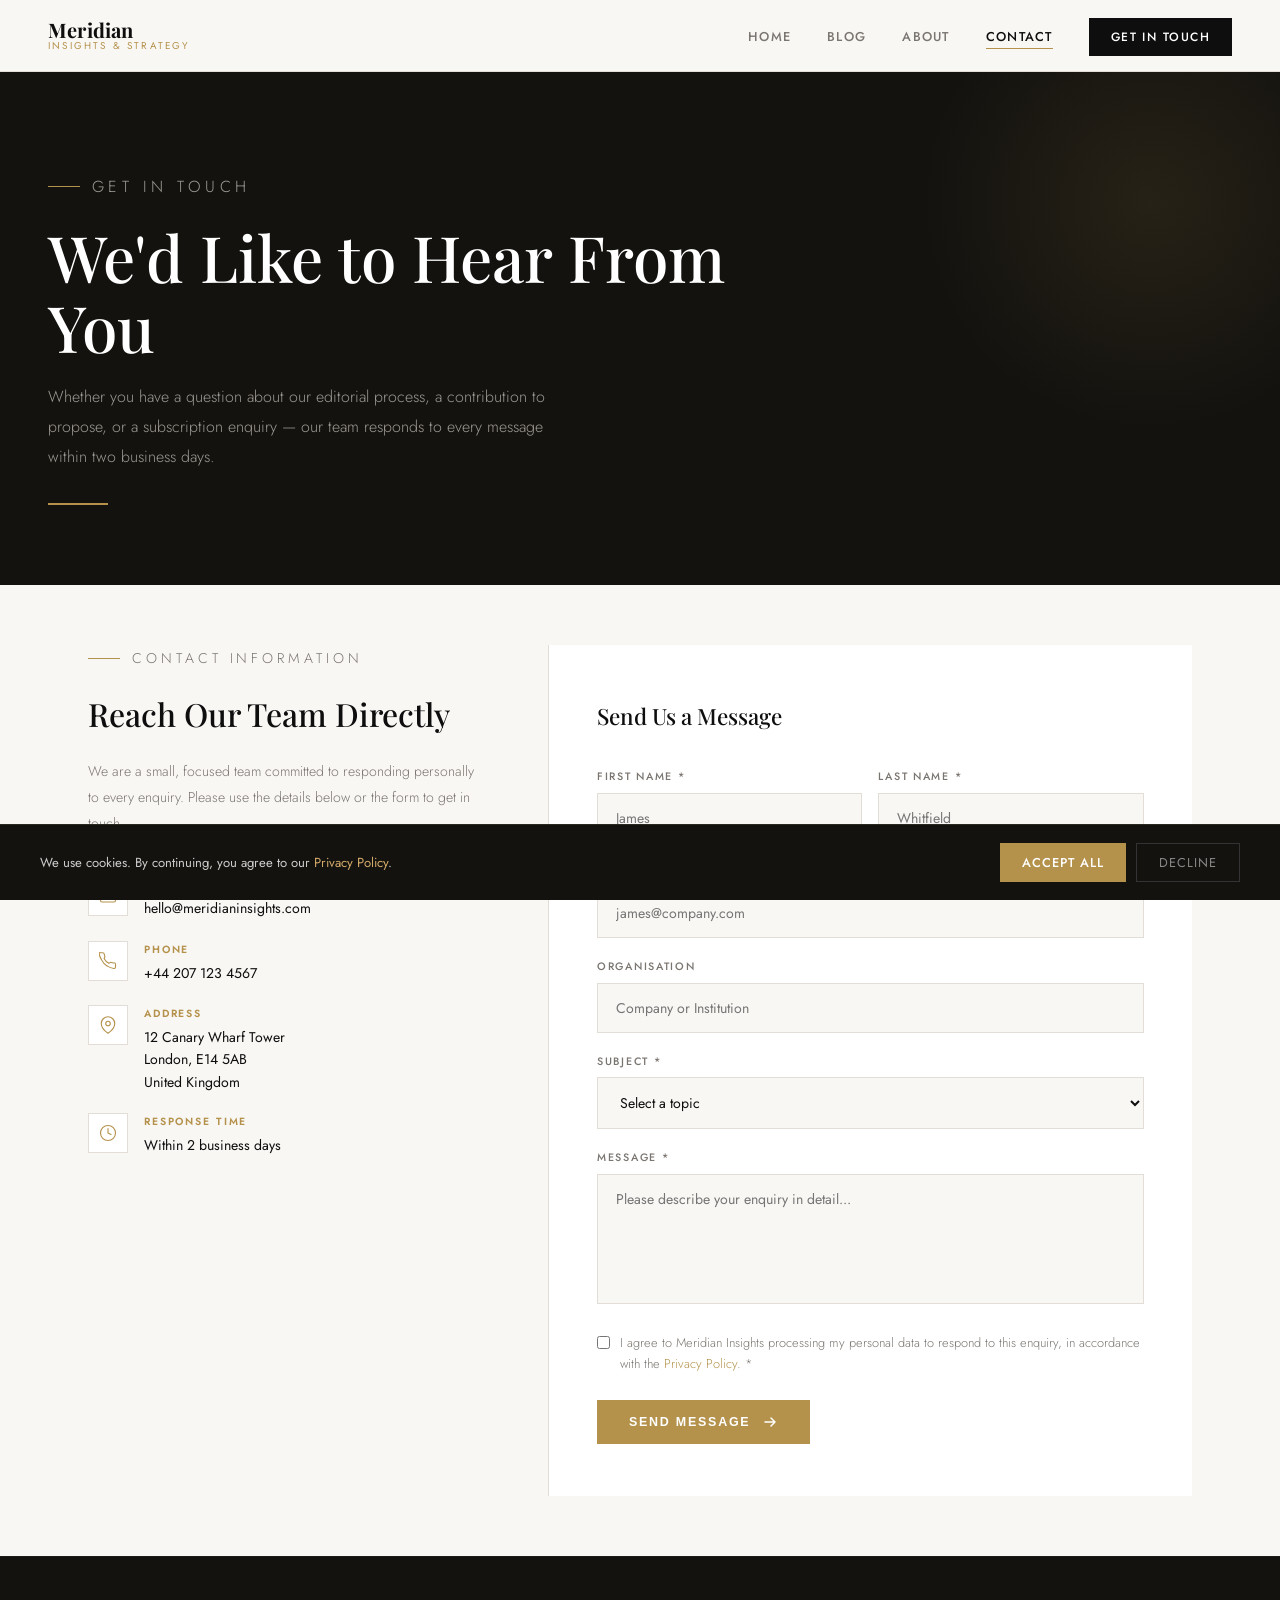
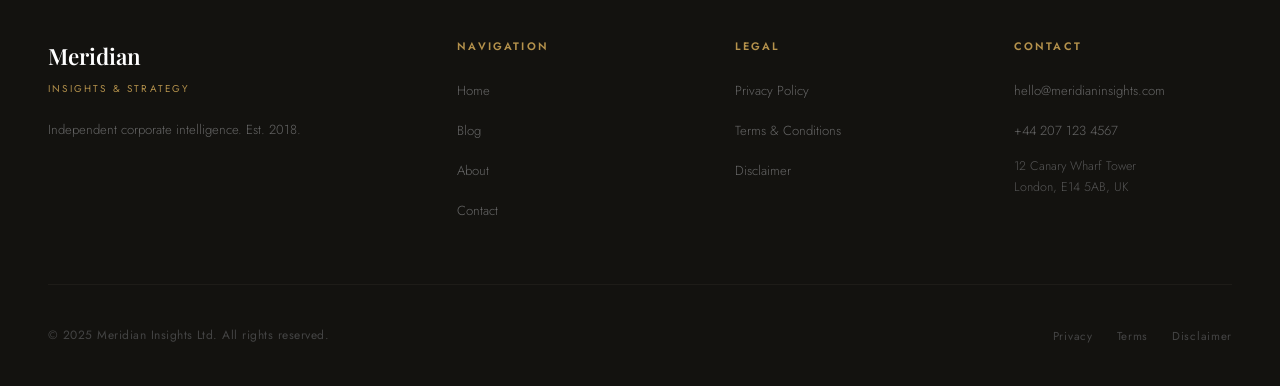
<file: contact.html>
<!DOCTYPE html>
<html lang="en">
<head>
  <meta charset="UTF-8" />
  <meta name="viewport" content="width=device-width, initial-scale=1.0" />
  <title>Contact Meridian Insights</title>
  <link rel="stylesheet" href="style.css" />
</head>
<body>
<div id="cookie-bar"><p>We use cookies. By continuing, you agree to our <a href="privacy-policy.html">Privacy Policy</a>.</p><div class="cookie-btns"><button class="btn-cookie-accept" id="cookie-accept">Accept All</button><button class="btn-cookie-decline" id="cookie-decline">Decline</button></div></div>
<nav class="site-nav">
  <a href="index.html" class="nav-logo"><span class="nav-logo-name">Meridian</span><span class="nav-logo-tag">Insights &amp; Strategy</span></a>
  <ul class="nav-links"><li><a href="index.html">Home</a></li><li><a href="blog.html">Blog</a></li><li><a href="about.html">About</a></li><li><a href="contact.html">Contact</a></li><li><a href="contact.html" class="nav-cta">Get In Touch</a></li></ul>
  <button class="nav-toggle" aria-label="Menu"><span></span><span></span><span></span></button>
</nav>
<nav class="mobile-menu"><a href="index.html">Home</a><a href="blog.html">Blog</a><a href="about.html">About</a><a href="contact.html">Contact</a><a href="privacy-policy.html">Privacy Policy</a><a href="terms.html">Terms</a><a href="disclaimer.html">Disclaimer</a></nav>

<div class="page-body">

  <div class="page-hero">
    <div class="page-hero-inner">
      <p class="section-label">Get In Touch</p>
      <h1>We'd Like to Hear From You</h1>
      <p>Whether you have a question about our editorial process, a contribution to propose, or a subscription enquiry — our team responds to every message within two business days.</p>
      <div class="page-hero-line"></div>
    </div>
  </div>

  <section class="contact-grid">
    <!-- Left info -->
    <div class="contact-info">
      <p class="section-label">Contact Information</p>
      <h2>Reach Our Team Directly</h2>
      <p>We are a small, focused team committed to responding personally to every enquiry. Please use the details below or the form to get in touch.</p>

      <div class="contact-details">
        <div class="contact-item">
          <div class="contact-icon">
            <svg width="18" height="18" viewBox="0 0 24 24" fill="none" stroke="currentColor" stroke-width="1.5" stroke-linecap="round" stroke-linejoin="round"><path d="M4 4h16c1.1 0 2 .9 2 2v12c0 1.1-.9 2-2 2H4c-1.1 0-2-.9-2-2V6c0-1.1.9-2 2-2z"/><polyline points="22,6 12,13 2,6"/></svg>
          </div>
          <div class="contact-item-text">
            <span class="contact-item-label">Email</span>
            <a href="mailto:hello@meridianinsights.com" class="contact-item-val">hello@meridianinsights.com</a>
          </div>
        </div>
        <div class="contact-item">
          <div class="contact-icon">
            <svg width="18" height="18" viewBox="0 0 24 24" fill="none" stroke="currentColor" stroke-width="1.5" stroke-linecap="round" stroke-linejoin="round"><path d="M22 16.92v3a2 2 0 01-2.18 2 19.79 19.79 0 01-8.63-3.07A19.5 19.5 0 013.07 9.81a19.79 19.79 0 01-3.07-8.63A2 2 0 012 1h3a2 2 0 012 1.72c.127.96.361 1.903.7 2.81a2 2 0 01-.45 2.11L6.91 8.91a16 16 0 006.16 6.16l1.27-.74a2 2 0 012.11-.45c.907.339 1.85.573 2.81.7A2 2 0 0122 16.92z"/></svg>
          </div>
          <div class="contact-item-text">
            <span class="contact-item-label">Phone</span>
            <a href="tel:+442071234567" class="contact-item-val">+44 207 123 4567</a>
          </div>
        </div>
        <div class="contact-item">
          <div class="contact-icon">
            <svg width="18" height="18" viewBox="0 0 24 24" fill="none" stroke="currentColor" stroke-width="1.5" stroke-linecap="round" stroke-linejoin="round"><path d="M21 10c0 7-9 13-9 13s-9-6-9-13a9 9 0 0118 0z"/><circle cx="12" cy="10" r="3"/></svg>
          </div>
          <div class="contact-item-text">
            <span class="contact-item-label">Address</span>
            <span class="contact-item-val" style="line-height:1.6;">12 Canary Wharf Tower<br>London, E14 5AB<br>United Kingdom</span>
          </div>
        </div>
        <div class="contact-item">
          <div class="contact-icon">
            <svg width="18" height="18" viewBox="0 0 24 24" fill="none" stroke="currentColor" stroke-width="1.5" stroke-linecap="round" stroke-linejoin="round"><circle cx="12" cy="12" r="10"/><polyline points="12 6 12 12 16 14"/></svg>
          </div>
          <div class="contact-item-text">
            <span class="contact-item-label">Response Time</span>
            <span class="contact-item-val">Within 2 business days</span>
          </div>
        </div>
      </div>
    </div>

    <!-- Right form -->
    <div class="contact-form-wrap">
      <h3>Send Us a Message</h3>
      <form class="contact-form" id="contact-form">
        <div style="display:grid;grid-template-columns:1fr 1fr;gap:16px;">
          <div>
            <label>First Name *</label>
            <input type="text" placeholder="James" required />
          </div>
          <div>
            <label>Last Name *</label>
            <input type="text" placeholder="Whitfield" required />
          </div>
        </div>
        <div>
          <label>Email Address *</label>
          <input type="email" placeholder="james@company.com" required />
        </div>
        <div>
          <label>Organisation</label>
          <input type="text" placeholder="Company or Institution" />
        </div>
        <div>
          <label>Subject *</label>
          <select required>
            <option value="" disabled selected>Select a topic</option>
            <option>Editorial Enquiry</option>
            <option>Contribution Proposal</option>
            <option>Subscription &amp; Access</option>
            <option>Media &amp; Press</option>
            <option>General Enquiry</option>
          </select>
        </div>
        <div>
          <label>Message *</label>
          <textarea placeholder="Please describe your enquiry in detail..." required></textarea>
        </div>
        <div style="display:flex;align-items:flex-start;gap:10px;">
          <input type="checkbox" id="consent" style="width:auto;margin-top:3px;flex-shrink:0;" required />
          <label for="consent" style="text-transform:none;letter-spacing:0;font-size:0.8rem;color:var(--muted);line-height:1.6;font-weight:300;">I agree to Meridian Insights processing my personal data to respond to this enquiry, in accordance with the <a href="privacy-policy.html" style="color:var(--accent);">Privacy Policy</a>. *</label>
        </div>
        <button type="submit" class="btn-primary">
          Send Message
          <svg width="16" height="16" viewBox="0 0 16 16" fill="none"><path d="M3 8h10M9 4l4 4-4 4" stroke="currentColor" stroke-width="1.5" stroke-linecap="round" stroke-linejoin="round"/></svg>
        </button>
      </form>
    </div>
  </section>

</div>

<footer class="site-footer">
  <div class="footer-grid">
    <div><div class="footer-brand-name">Meridian</div><div class="footer-brand-tag">Insights &amp; Strategy</div><p class="footer-desc">Independent corporate intelligence. Est. 2018.</p></div>
    <div><p class="footer-col-title">Navigation</p><ul class="footer-links"><li><a href="index.html">Home</a></li><li><a href="blog.html">Blog</a></li><li><a href="about.html">About</a></li><li><a href="contact.html">Contact</a></li></ul></div>
    <div><p class="footer-col-title">Legal</p><ul class="footer-links"><li><a href="privacy-policy.html">Privacy Policy</a></li><li><a href="terms.html">Terms &amp; Conditions</a></li><li><a href="disclaimer.html">Disclaimer</a></li></ul></div>
    <div><p class="footer-col-title">Contact</p><ul class="footer-links"><li><a href="mailto:hello@meridianinsights.com">hello@meridianinsights.com</a></li><li><a href="tel:+442071234567">+44 207 123 4567</a></li><li style="color:#555;font-size:0.78rem;line-height:1.7;font-weight:300;">12 Canary Wharf Tower<br>London, E14 5AB, UK</li></ul></div>
  </div>
  <div class="footer-bottom"><p class="footer-copy">© 2025 Meridian Insights Ltd. All rights reserved.</p><div class="footer-legal"><a href="privacy-policy.html">Privacy</a><a href="terms.html">Terms</a><a href="disclaimer.html">Disclaimer</a></div></div>
</footer>
<script src="main.js"></script>
</body>
</html>
</file>
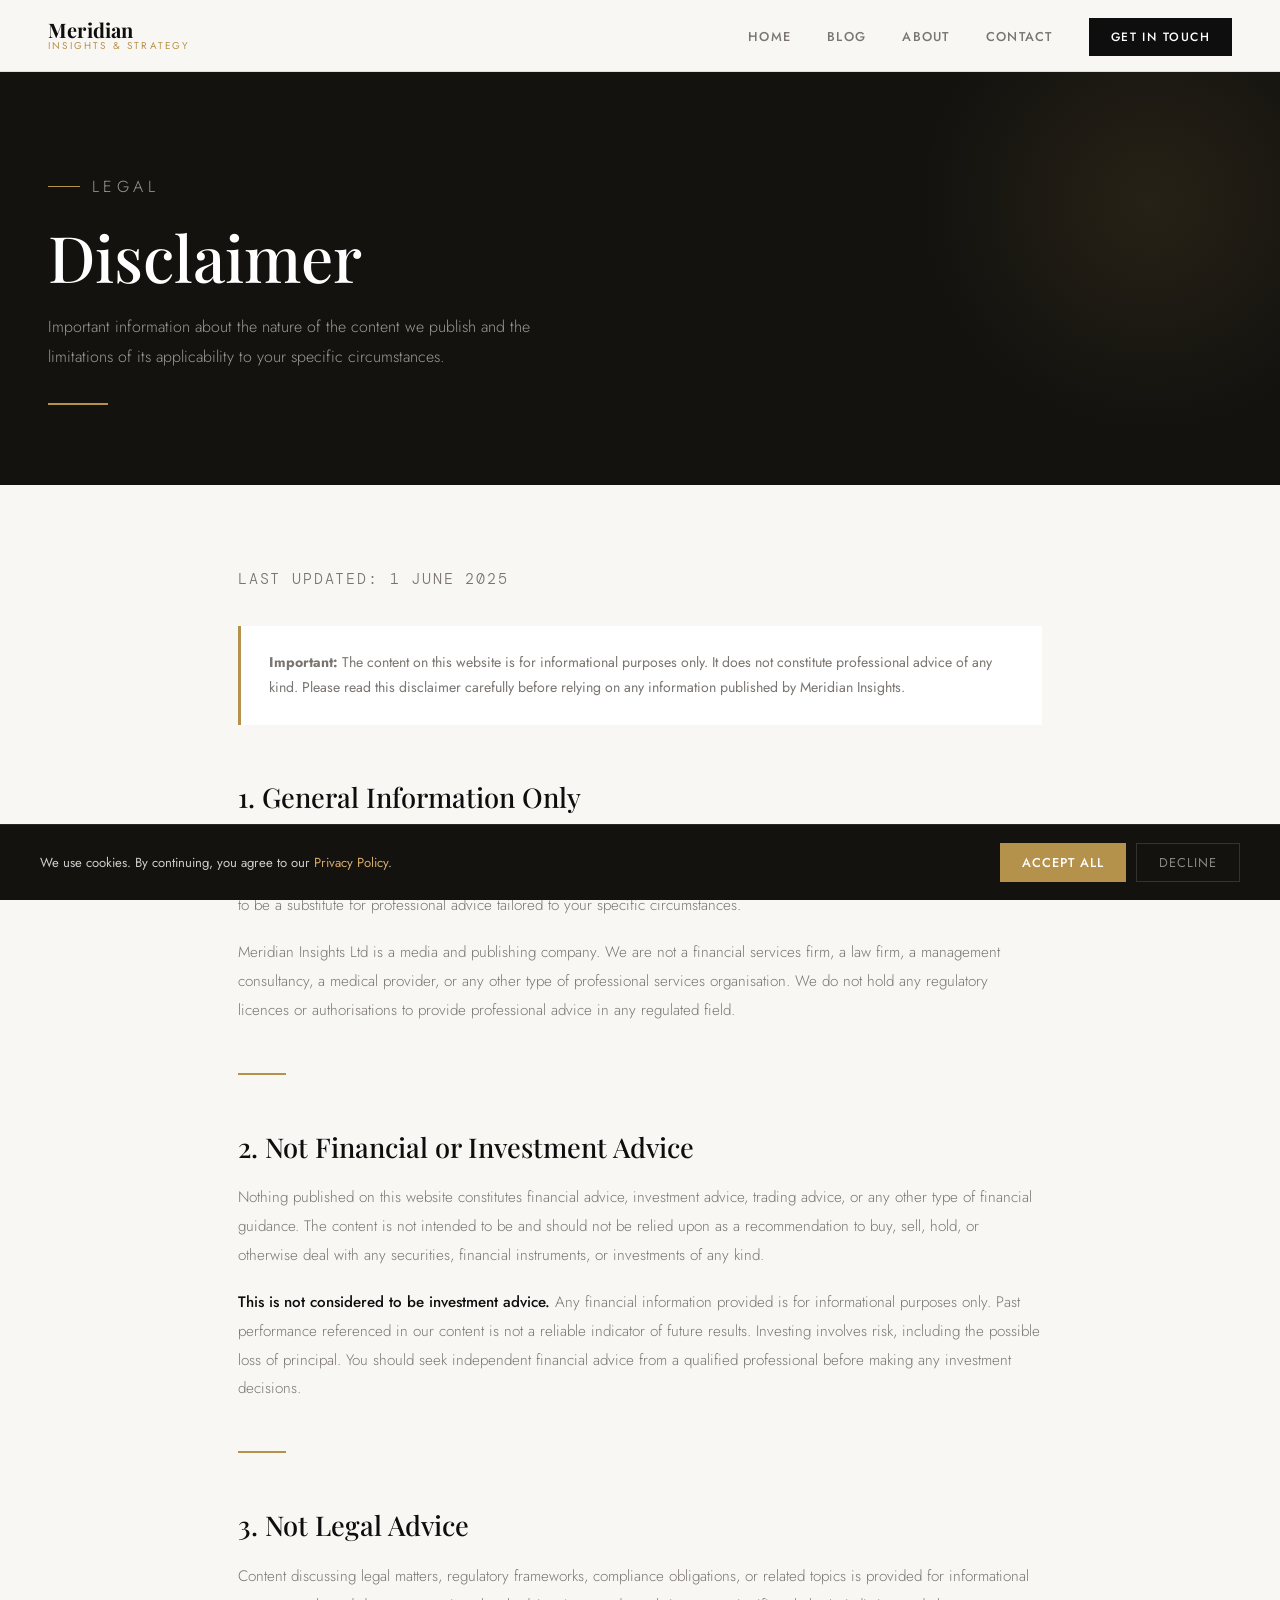
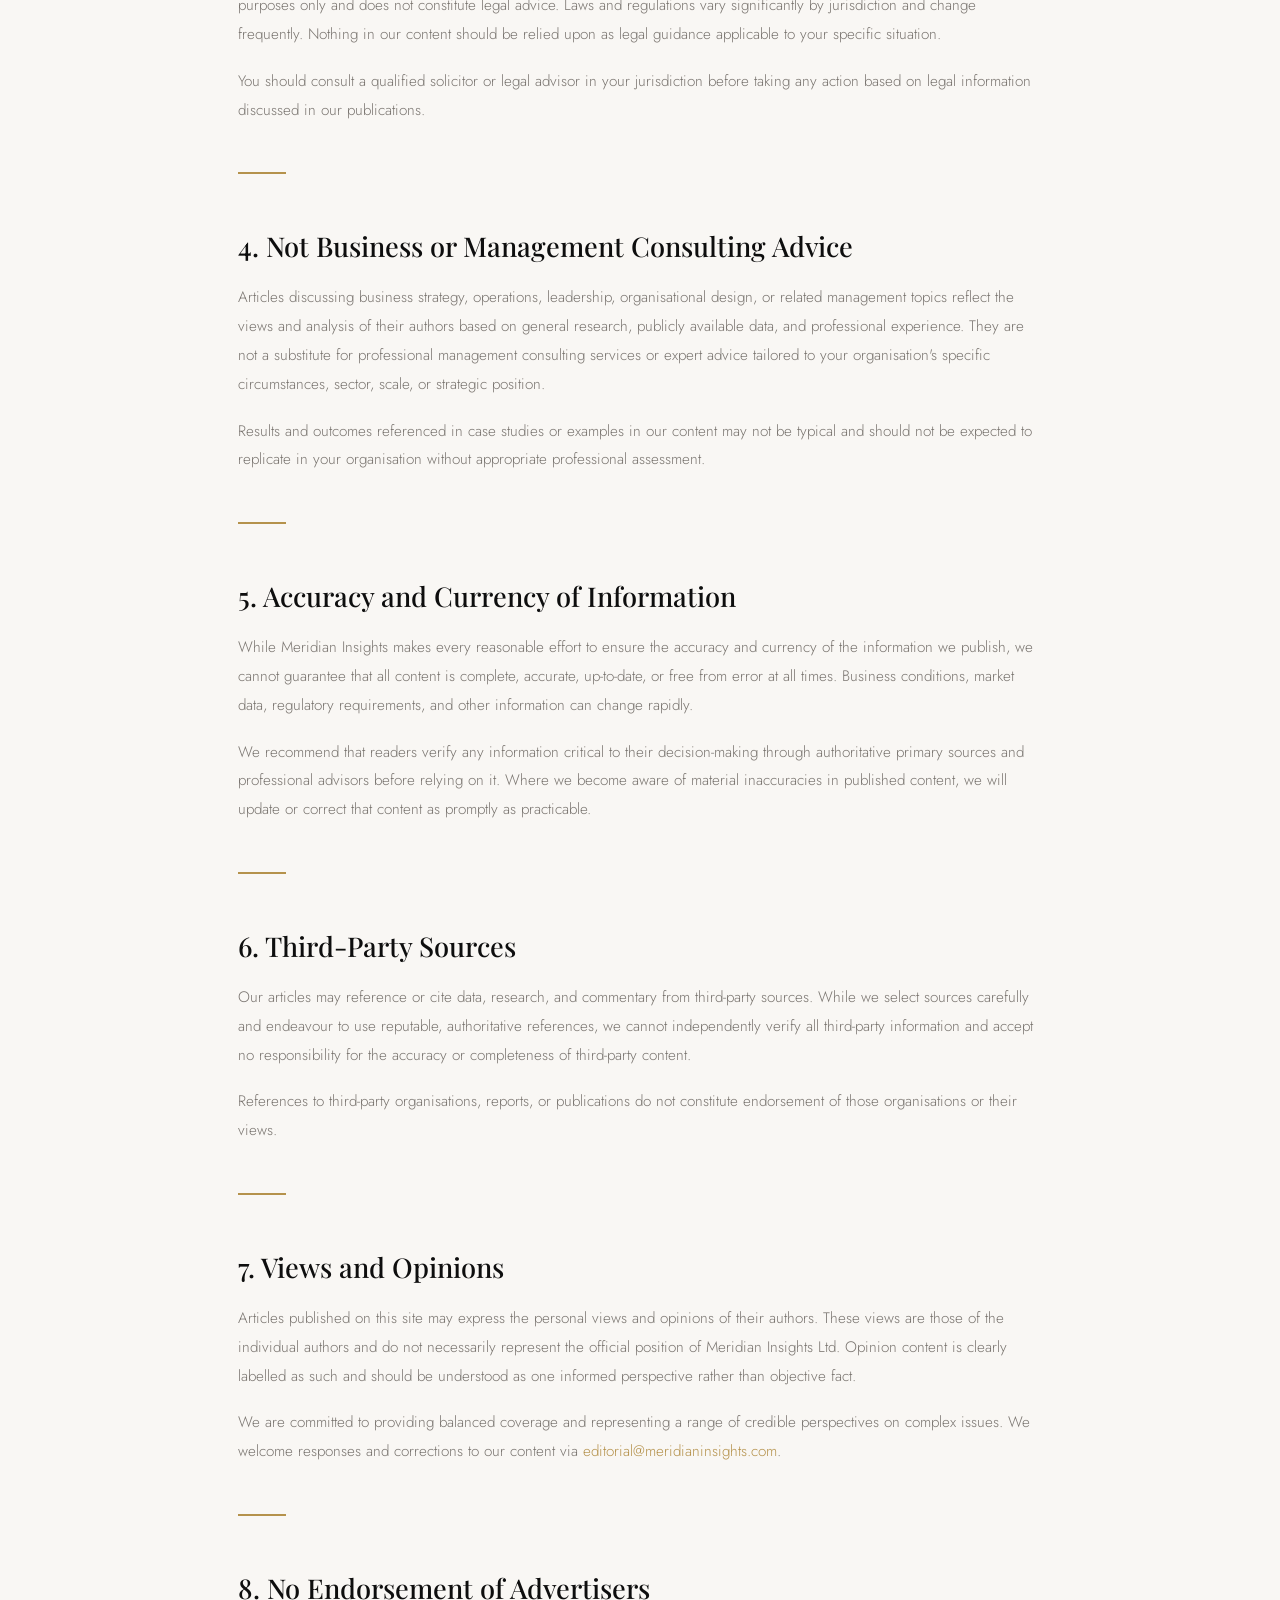
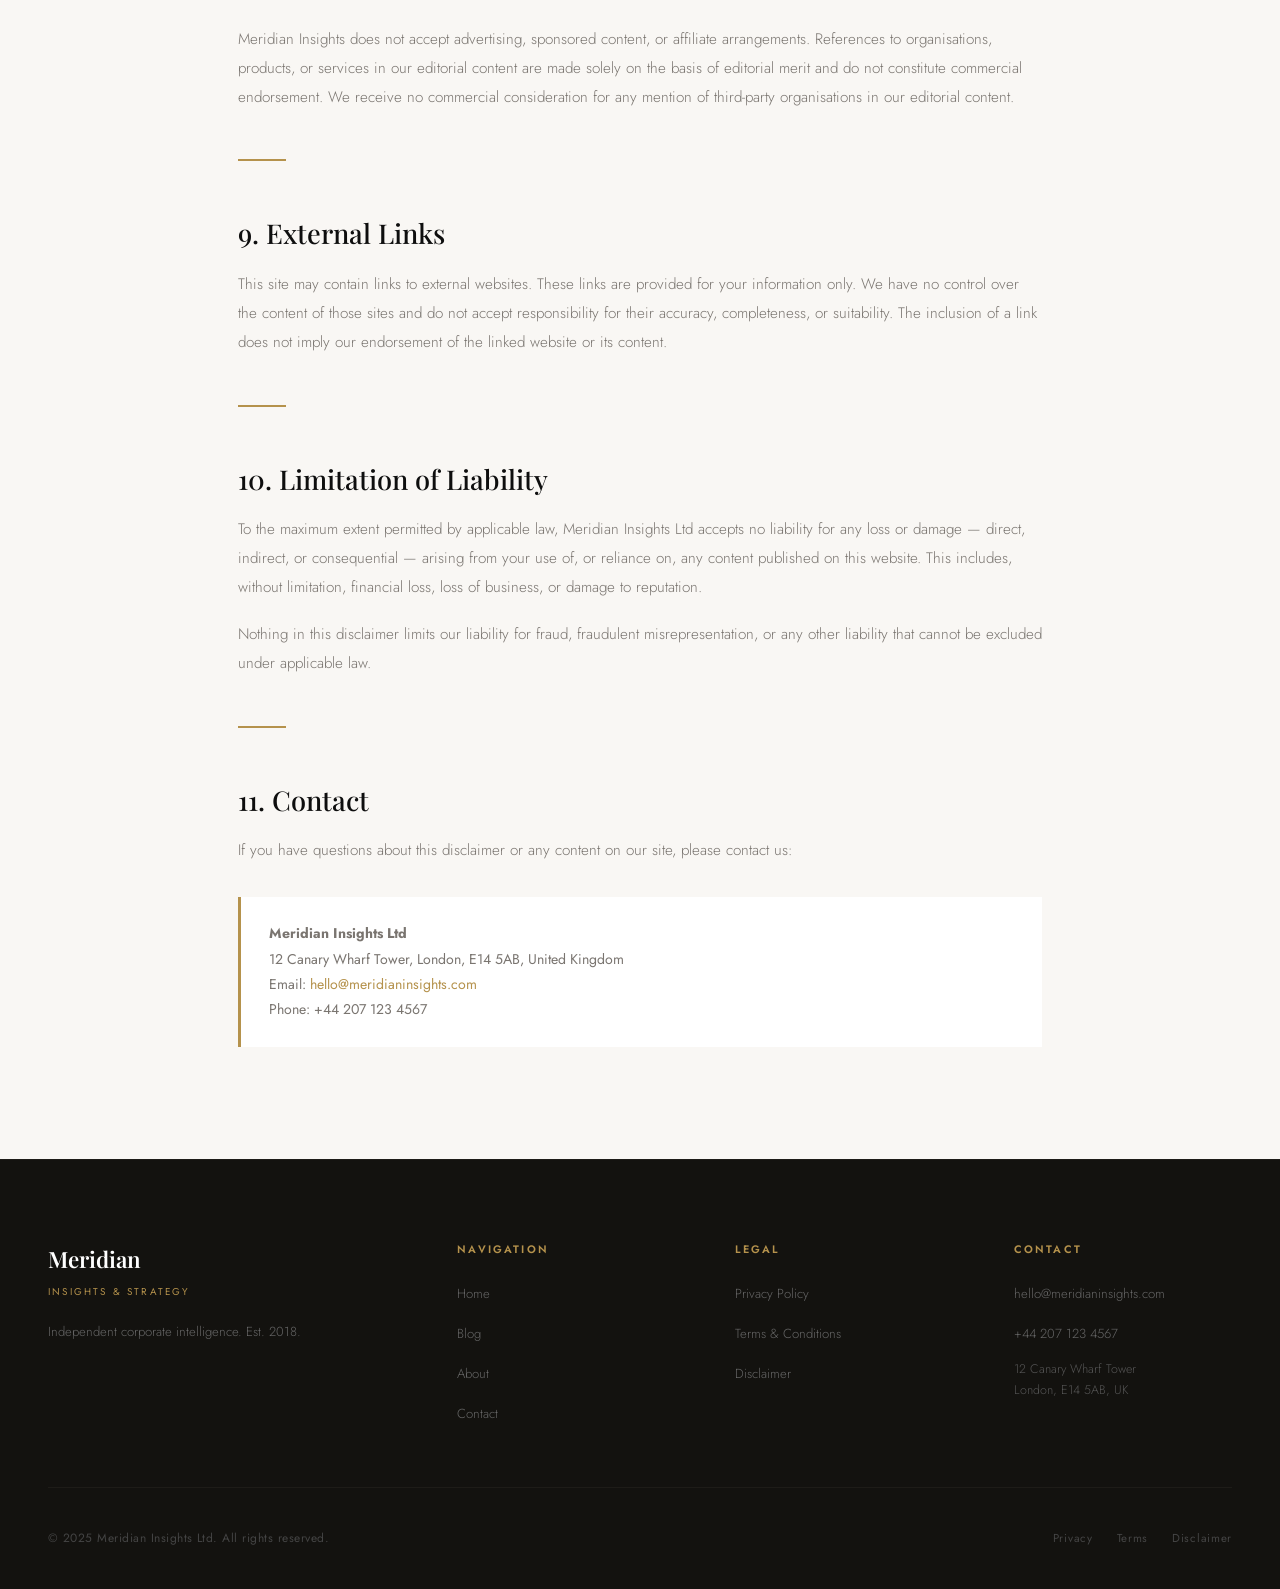
<file: disclaimer.html>
<!DOCTYPE html>
<html lang="en">
<head>
  <meta charset="UTF-8" />
  <meta name="viewport" content="width=device-width, initial-scale=1.0" />
  <title>Disclaimer — Meridian Insights</title>
  <link rel="stylesheet" href="style.css" />
</head>
<body>
<div id="cookie-bar"><p>We use cookies. By continuing, you agree to our <a href="privacy-policy.html">Privacy Policy</a>.</p><div class="cookie-btns"><button class="btn-cookie-accept" id="cookie-accept">Accept All</button><button class="btn-cookie-decline" id="cookie-decline">Decline</button></div></div>
<nav class="site-nav">
  <a href="index.html" class="nav-logo"><span class="nav-logo-name">Meridian</span><span class="nav-logo-tag">Insights &amp; Strategy</span></a>
  <ul class="nav-links"><li><a href="index.html">Home</a></li><li><a href="blog.html">Blog</a></li><li><a href="about.html">About</a></li><li><a href="contact.html">Contact</a></li><li><a href="contact.html" class="nav-cta">Get In Touch</a></li></ul>
  <button class="nav-toggle" aria-label="Menu"><span></span><span></span><span></span></button>
</nav>
<nav class="mobile-menu"><a href="index.html">Home</a><a href="blog.html">Blog</a><a href="about.html">About</a><a href="contact.html">Contact</a><a href="privacy-policy.html">Privacy Policy</a><a href="terms.html">Terms</a><a href="disclaimer.html">Disclaimer</a></nav>

<div class="page-body">
  <div class="page-hero">
    <div class="page-hero-inner">
      <p class="section-label">Legal</p>
      <h1>Disclaimer</h1>
      <p>Important information about the nature of the content we publish and the limitations of its applicability to your specific circumstances.</p>
      <div class="page-hero-line"></div>
    </div>
  </div>

  <div class="page-content">
    <p class="last-updated">Last Updated: 1 June 2025</p>

    <div class="info-box">
      <strong>Important:</strong> The content on this website is for informational purposes only. It does not constitute professional advice of any kind. Please read this disclaimer carefully before relying on any information published by Meridian Insights.
    </div>

    <h2>1. General Information Only</h2>
    <p>All content published on this website — including articles, analysis, opinion pieces, data commentary, and any other material — is intended to provide general information only. It is produced for informational and educational purposes and is not intended to be a substitute for professional advice tailored to your specific circumstances.</p>
    <p>Meridian Insights Ltd is a media and publishing company. We are not a financial services firm, a law firm, a management consultancy, a medical provider, or any other type of professional services organisation. We do not hold any regulatory licences or authorisations to provide professional advice in any regulated field.</p>

    <div class="page-divider"></div>

    <h2>2. Not Financial or Investment Advice</h2>
    <p>Nothing published on this website constitutes financial advice, investment advice, trading advice, or any other type of financial guidance. The content is not intended to be and should not be relied upon as a recommendation to buy, sell, hold, or otherwise deal with any securities, financial instruments, or investments of any kind.</p>
    <p><strong>This is not considered to be investment advice.</strong> Any financial information provided is for informational purposes only. Past performance referenced in our content is not a reliable indicator of future results. Investing involves risk, including the possible loss of principal. You should seek independent financial advice from a qualified professional before making any investment decisions.</p>

    <div class="page-divider"></div>

    <h2>3. Not Legal Advice</h2>
    <p>Content discussing legal matters, regulatory frameworks, compliance obligations, or related topics is provided for informational purposes only and does not constitute legal advice. Laws and regulations vary significantly by jurisdiction and change frequently. Nothing in our content should be relied upon as legal guidance applicable to your specific situation.</p>
    <p>You should consult a qualified solicitor or legal advisor in your jurisdiction before taking any action based on legal information discussed in our publications.</p>

    <div class="page-divider"></div>

    <h2>4. Not Business or Management Consulting Advice</h2>
    <p>Articles discussing business strategy, operations, leadership, organisational design, or related management topics reflect the views and analysis of their authors based on general research, publicly available data, and professional experience. They are not a substitute for professional management consulting services or expert advice tailored to your organisation's specific circumstances, sector, scale, or strategic position.</p>
    <p>Results and outcomes referenced in case studies or examples in our content may not be typical and should not be expected to replicate in your organisation without appropriate professional assessment.</p>

    <div class="page-divider"></div>

    <h2>5. Accuracy and Currency of Information</h2>
    <p>While Meridian Insights makes every reasonable effort to ensure the accuracy and currency of the information we publish, we cannot guarantee that all content is complete, accurate, up-to-date, or free from error at all times. Business conditions, market data, regulatory requirements, and other information can change rapidly.</p>
    <p>We recommend that readers verify any information critical to their decision-making through authoritative primary sources and professional advisors before relying on it. Where we become aware of material inaccuracies in published content, we will update or correct that content as promptly as practicable.</p>

    <div class="page-divider"></div>

    <h2>6. Third-Party Sources</h2>
    <p>Our articles may reference or cite data, research, and commentary from third-party sources. While we select sources carefully and endeavour to use reputable, authoritative references, we cannot independently verify all third-party information and accept no responsibility for the accuracy or completeness of third-party content.</p>
    <p>References to third-party organisations, reports, or publications do not constitute endorsement of those organisations or their views.</p>

    <div class="page-divider"></div>

    <h2>7. Views and Opinions</h2>
    <p>Articles published on this site may express the personal views and opinions of their authors. These views are those of the individual authors and do not necessarily represent the official position of Meridian Insights Ltd. Opinion content is clearly labelled as such and should be understood as one informed perspective rather than objective fact.</p>
    <p>We are committed to providing balanced coverage and representing a range of credible perspectives on complex issues. We welcome responses and corrections to our content via <a href="mailto:editorial@meridianinsights.com">editorial@meridianinsights.com</a>.</p>

    <div class="page-divider"></div>

    <h2>8. No Endorsement of Advertisers</h2>
    <p>Meridian Insights does not accept advertising, sponsored content, or affiliate arrangements. References to organisations, products, or services in our editorial content are made solely on the basis of editorial merit and do not constitute commercial endorsement. We receive no commercial consideration for any mention of third-party organisations in our editorial content.</p>

    <div class="page-divider"></div>

    <h2>9. External Links</h2>
    <p>This site may contain links to external websites. These links are provided for your information only. We have no control over the content of those sites and do not accept responsibility for their accuracy, completeness, or suitability. The inclusion of a link does not imply our endorsement of the linked website or its content.</p>

    <div class="page-divider"></div>

    <h2>10. Limitation of Liability</h2>
    <p>To the maximum extent permitted by applicable law, Meridian Insights Ltd accepts no liability for any loss or damage — direct, indirect, or consequential — arising from your use of, or reliance on, any content published on this website. This includes, without limitation, financial loss, loss of business, or damage to reputation.</p>
    <p>Nothing in this disclaimer limits our liability for fraud, fraudulent misrepresentation, or any other liability that cannot be excluded under applicable law.</p>

    <div class="page-divider"></div>

    <h2>11. Contact</h2>
    <p>If you have questions about this disclaimer or any content on our site, please contact us:</p>
    <div class="info-box">
      <strong>Meridian Insights Ltd</strong><br>
      12 Canary Wharf Tower, London, E14 5AB, United Kingdom<br>
      Email: <a href="mailto:hello@meridianinsights.com">hello@meridianinsights.com</a><br>
      Phone: +44 207 123 4567
    </div>
  </div>
</div>

<footer class="site-footer">
  <div class="footer-grid">
    <div><div class="footer-brand-name">Meridian</div><div class="footer-brand-tag">Insights &amp; Strategy</div><p class="footer-desc">Independent corporate intelligence. Est. 2018.</p></div>
    <div><p class="footer-col-title">Navigation</p><ul class="footer-links"><li><a href="index.html">Home</a></li><li><a href="blog.html">Blog</a></li><li><a href="about.html">About</a></li><li><a href="contact.html">Contact</a></li></ul></div>
    <div><p class="footer-col-title">Legal</p><ul class="footer-links"><li><a href="privacy-policy.html">Privacy Policy</a></li><li><a href="terms.html">Terms &amp; Conditions</a></li><li><a href="disclaimer.html">Disclaimer</a></li></ul></div>
    <div><p class="footer-col-title">Contact</p><ul class="footer-links"><li><a href="mailto:hello@meridianinsights.com">hello@meridianinsights.com</a></li><li><a href="tel:+442071234567">+44 207 123 4567</a></li><li style="color:#555;font-size:0.78rem;line-height:1.7;font-weight:300;">12 Canary Wharf Tower<br>London, E14 5AB, UK</li></ul></div>
  </div>
  <div class="footer-bottom"><p class="footer-copy">© 2025 Meridian Insights Ltd. All rights reserved.</p><div class="footer-legal"><a href="privacy-policy.html">Privacy</a><a href="terms.html">Terms</a><a href="disclaimer.html">Disclaimer</a></div></div>
</footer>
<script src="main.js"></script>
</body>
</html>
</file>
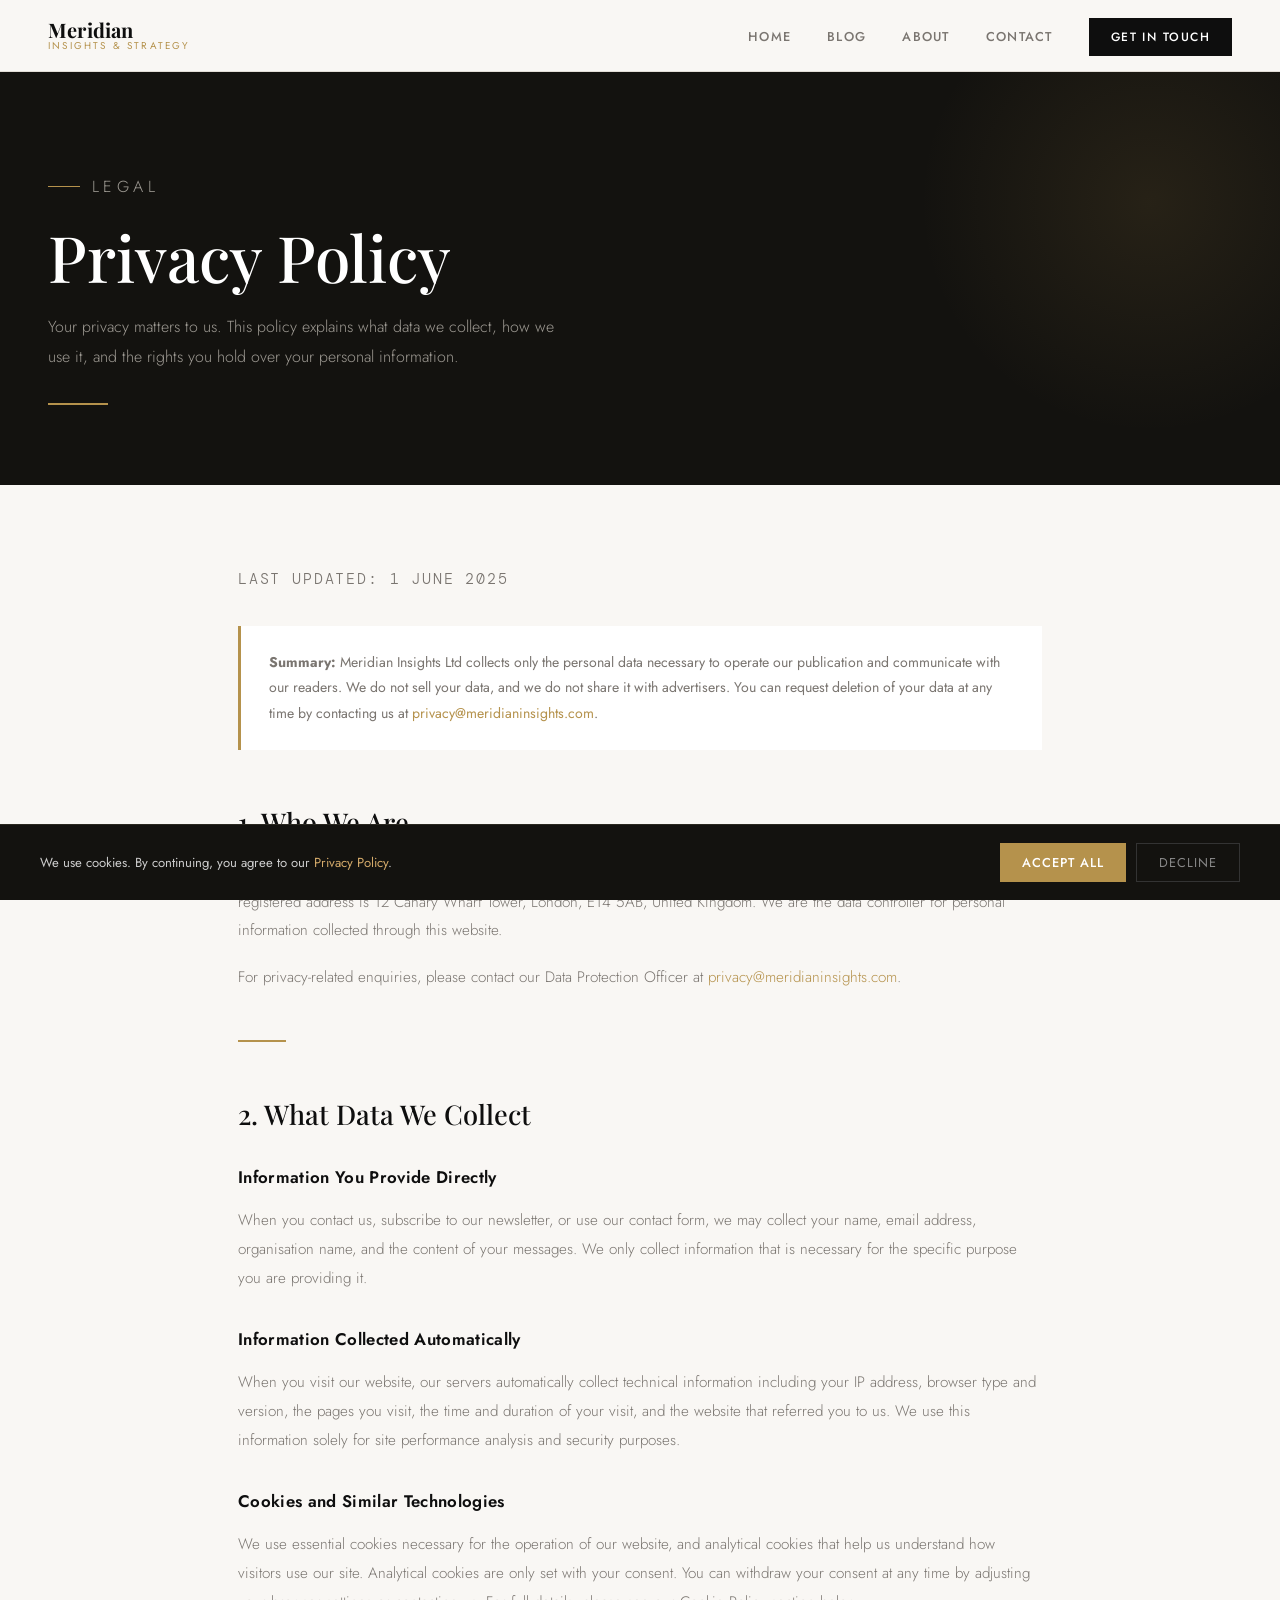
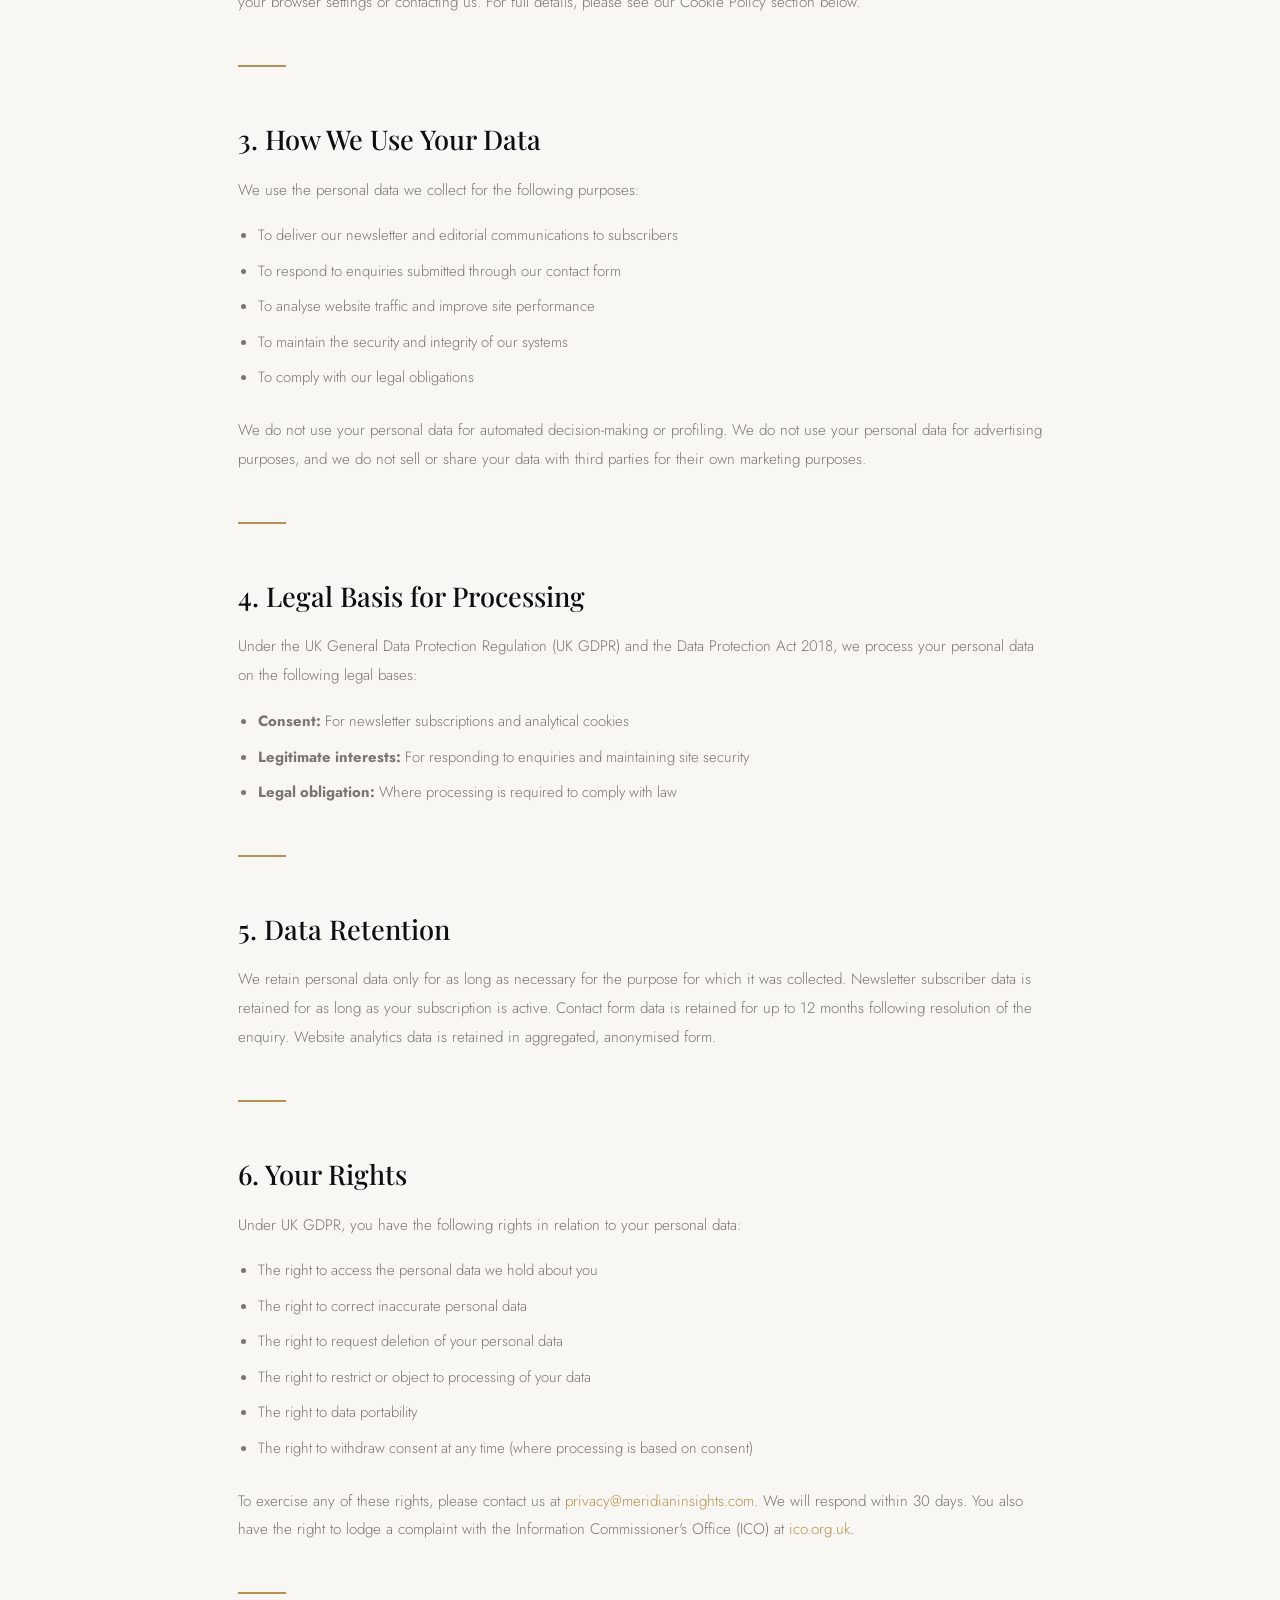
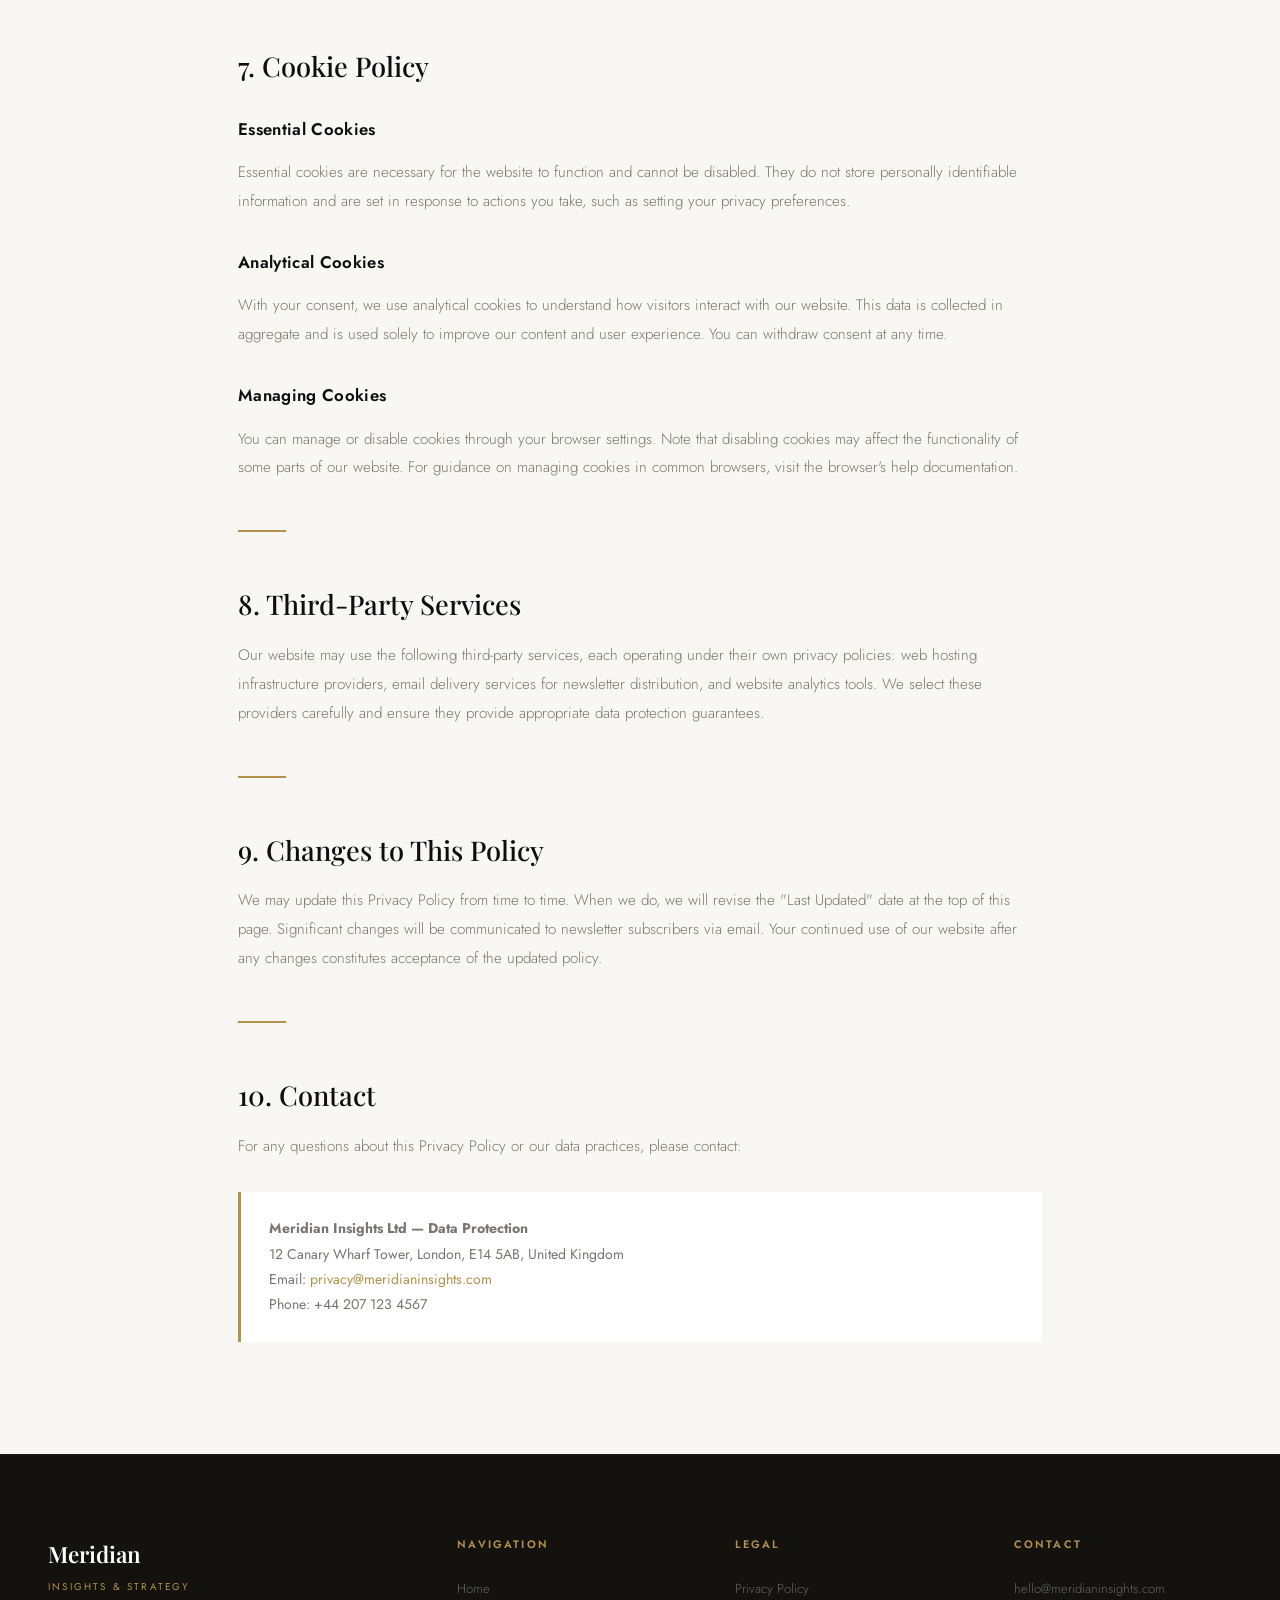
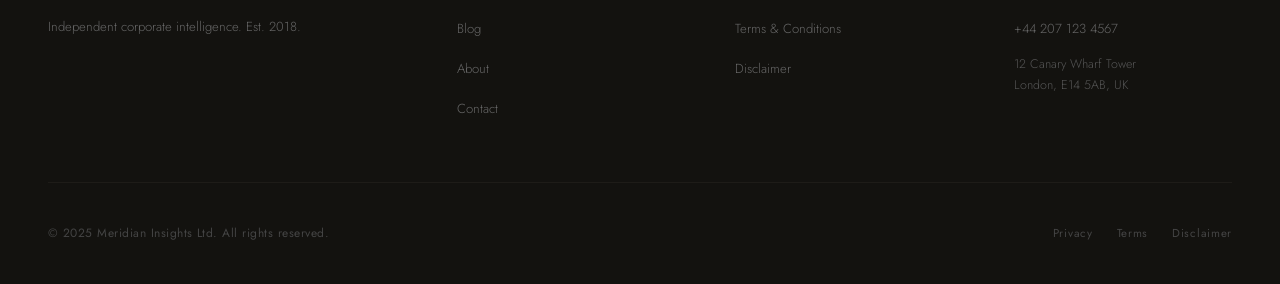
<file: privacy-policy.html>
<!DOCTYPE html>
<html lang="en">
<head>
  <meta charset="UTF-8" />
  <meta name="viewport" content="width=device-width, initial-scale=1.0" />
  <title>Privacy Policy — Meridian Insights</title>
  <link rel="stylesheet" href="style.css" />
</head>
<body>
<div id="cookie-bar"><p>We use cookies. By continuing, you agree to our <a href="privacy-policy.html">Privacy Policy</a>.</p><div class="cookie-btns"><button class="btn-cookie-accept" id="cookie-accept">Accept All</button><button class="btn-cookie-decline" id="cookie-decline">Decline</button></div></div>
<nav class="site-nav">
  <a href="index.html" class="nav-logo"><span class="nav-logo-name">Meridian</span><span class="nav-logo-tag">Insights &amp; Strategy</span></a>
  <ul class="nav-links"><li><a href="index.html">Home</a></li><li><a href="blog.html">Blog</a></li><li><a href="about.html">About</a></li><li><a href="contact.html">Contact</a></li><li><a href="contact.html" class="nav-cta">Get In Touch</a></li></ul>
  <button class="nav-toggle" aria-label="Menu"><span></span><span></span><span></span></button>
</nav>
<nav class="mobile-menu"><a href="index.html">Home</a><a href="blog.html">Blog</a><a href="about.html">About</a><a href="contact.html">Contact</a><a href="privacy-policy.html">Privacy Policy</a><a href="terms.html">Terms</a><a href="disclaimer.html">Disclaimer</a></nav>

<div class="page-body">
  <div class="page-hero">
    <div class="page-hero-inner">
      <p class="section-label">Legal</p>
      <h1>Privacy Policy</h1>
      <p>Your privacy matters to us. This policy explains what data we collect, how we use it, and the rights you hold over your personal information.</p>
      <div class="page-hero-line"></div>
    </div>
  </div>

  <div class="page-content">
    <p class="last-updated">Last Updated: 1 June 2025</p>

    <div class="info-box">
      <strong>Summary:</strong> Meridian Insights Ltd collects only the personal data necessary to operate our publication and communicate with our readers. We do not sell your data, and we do not share it with advertisers. You can request deletion of your data at any time by contacting us at <a href="mailto:privacy@meridianinsights.com">privacy@meridianinsights.com</a>.
    </div>

    <h2>1. Who We Are</h2>
    <p>Meridian Insights Ltd ("Meridian", "we", "us", "our") is registered in England and Wales (Company No. 11234567). Our registered address is 12 Canary Wharf Tower, London, E14 5AB, United Kingdom. We are the data controller for personal information collected through this website.</p>
    <p>For privacy-related enquiries, please contact our Data Protection Officer at <a href="mailto:privacy@meridianinsights.com">privacy@meridianinsights.com</a>.</p>

    <div class="page-divider"></div>

    <h2>2. What Data We Collect</h2>
    <h3>Information You Provide Directly</h3>
    <p>When you contact us, subscribe to our newsletter, or use our contact form, we may collect your name, email address, organisation name, and the content of your messages. We only collect information that is necessary for the specific purpose you are providing it.</p>

    <h3>Information Collected Automatically</h3>
    <p>When you visit our website, our servers automatically collect technical information including your IP address, browser type and version, the pages you visit, the time and duration of your visit, and the website that referred you to us. We use this information solely for site performance analysis and security purposes.</p>

    <h3>Cookies and Similar Technologies</h3>
    <p>We use essential cookies necessary for the operation of our website, and analytical cookies that help us understand how visitors use our site. Analytical cookies are only set with your consent. You can withdraw your consent at any time by adjusting your browser settings or contacting us. For full details, please see our Cookie Policy section below.</p>

    <div class="page-divider"></div>

    <h2>3. How We Use Your Data</h2>
    <p>We use the personal data we collect for the following purposes:</p>
    <ul>
      <li>To deliver our newsletter and editorial communications to subscribers</li>
      <li>To respond to enquiries submitted through our contact form</li>
      <li>To analyse website traffic and improve site performance</li>
      <li>To maintain the security and integrity of our systems</li>
      <li>To comply with our legal obligations</li>
    </ul>
    <p>We do not use your personal data for automated decision-making or profiling. We do not use your personal data for advertising purposes, and we do not sell or share your data with third parties for their own marketing purposes.</p>

    <div class="page-divider"></div>

    <h2>4. Legal Basis for Processing</h2>
    <p>Under the UK General Data Protection Regulation (UK GDPR) and the Data Protection Act 2018, we process your personal data on the following legal bases:</p>
    <ul>
      <li><strong>Consent:</strong> For newsletter subscriptions and analytical cookies</li>
      <li><strong>Legitimate interests:</strong> For responding to enquiries and maintaining site security</li>
      <li><strong>Legal obligation:</strong> Where processing is required to comply with law</li>
    </ul>

    <div class="page-divider"></div>

    <h2>5. Data Retention</h2>
    <p>We retain personal data only for as long as necessary for the purpose for which it was collected. Newsletter subscriber data is retained for as long as your subscription is active. Contact form data is retained for up to 12 months following resolution of the enquiry. Website analytics data is retained in aggregated, anonymised form.</p>

    <div class="page-divider"></div>

    <h2>6. Your Rights</h2>
    <p>Under UK GDPR, you have the following rights in relation to your personal data:</p>
    <ul>
      <li>The right to access the personal data we hold about you</li>
      <li>The right to correct inaccurate personal data</li>
      <li>The right to request deletion of your personal data</li>
      <li>The right to restrict or object to processing of your data</li>
      <li>The right to data portability</li>
      <li>The right to withdraw consent at any time (where processing is based on consent)</li>
    </ul>
    <p>To exercise any of these rights, please contact us at <a href="mailto:privacy@meridianinsights.com">privacy@meridianinsights.com</a>. We will respond within 30 days. You also have the right to lodge a complaint with the Information Commissioner's Office (ICO) at <a href="https://ico.org.uk" target="_blank" rel="noopener">ico.org.uk</a>.</p>

    <div class="page-divider"></div>

    <h2>7. Cookie Policy</h2>
    <h3>Essential Cookies</h3>
    <p>Essential cookies are necessary for the website to function and cannot be disabled. They do not store personally identifiable information and are set in response to actions you take, such as setting your privacy preferences.</p>

    <h3>Analytical Cookies</h3>
    <p>With your consent, we use analytical cookies to understand how visitors interact with our website. This data is collected in aggregate and is used solely to improve our content and user experience. You can withdraw consent at any time.</p>

    <h3>Managing Cookies</h3>
    <p>You can manage or disable cookies through your browser settings. Note that disabling cookies may affect the functionality of some parts of our website. For guidance on managing cookies in common browsers, visit the browser's help documentation.</p>

    <div class="page-divider"></div>

    <h2>8. Third-Party Services</h2>
    <p>Our website may use the following third-party services, each operating under their own privacy policies: web hosting infrastructure providers, email delivery services for newsletter distribution, and website analytics tools. We select these providers carefully and ensure they provide appropriate data protection guarantees.</p>

    <div class="page-divider"></div>

    <h2>9. Changes to This Policy</h2>
    <p>We may update this Privacy Policy from time to time. When we do, we will revise the "Last Updated" date at the top of this page. Significant changes will be communicated to newsletter subscribers via email. Your continued use of our website after any changes constitutes acceptance of the updated policy.</p>

    <div class="page-divider"></div>

    <h2>10. Contact</h2>
    <p>For any questions about this Privacy Policy or our data practices, please contact:</p>
    <div class="info-box">
      <strong>Meridian Insights Ltd — Data Protection</strong><br>
      12 Canary Wharf Tower, London, E14 5AB, United Kingdom<br>
      Email: <a href="mailto:privacy@meridianinsights.com">privacy@meridianinsights.com</a><br>
      Phone: +44 207 123 4567
    </div>
  </div>
</div>

<footer class="site-footer">
  <div class="footer-grid">
    <div><div class="footer-brand-name">Meridian</div><div class="footer-brand-tag">Insights &amp; Strategy</div><p class="footer-desc">Independent corporate intelligence. Est. 2018.</p></div>
    <div><p class="footer-col-title">Navigation</p><ul class="footer-links"><li><a href="index.html">Home</a></li><li><a href="blog.html">Blog</a></li><li><a href="about.html">About</a></li><li><a href="contact.html">Contact</a></li></ul></div>
    <div><p class="footer-col-title">Legal</p><ul class="footer-links"><li><a href="privacy-policy.html">Privacy Policy</a></li><li><a href="terms.html">Terms &amp; Conditions</a></li><li><a href="disclaimer.html">Disclaimer</a></li></ul></div>
    <div><p class="footer-col-title">Contact</p><ul class="footer-links"><li><a href="mailto:hello@meridianinsights.com">hello@meridianinsights.com</a></li><li><a href="tel:+442071234567">+44 207 123 4567</a></li><li style="color:#555;font-size:0.78rem;line-height:1.7;font-weight:300;">12 Canary Wharf Tower<br>London, E14 5AB, UK</li></ul></div>
  </div>
  <div class="footer-bottom"><p class="footer-copy">© 2025 Meridian Insights Ltd. All rights reserved.</p><div class="footer-legal"><a href="privacy-policy.html">Privacy</a><a href="terms.html">Terms</a><a href="disclaimer.html">Disclaimer</a></div></div>
</footer>
<script src="main.js"></script>
</body>
</html>
</file>
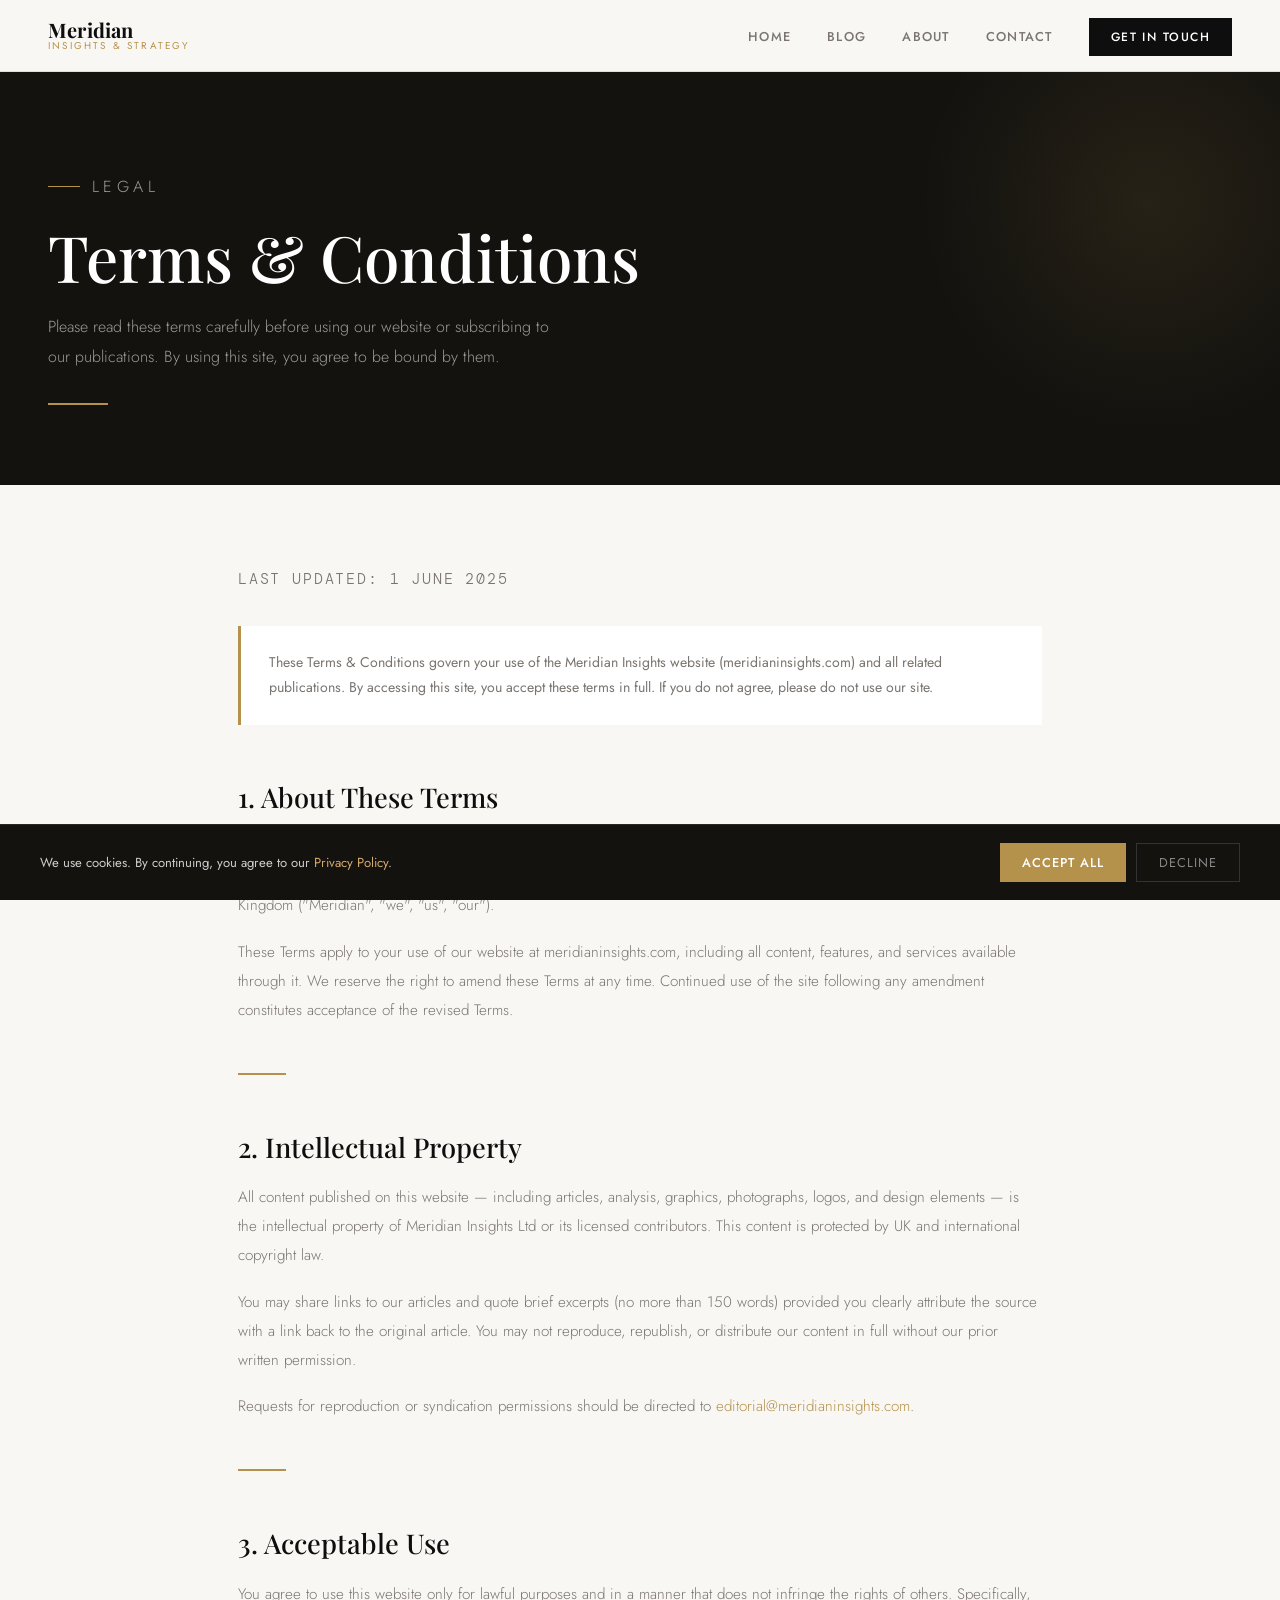
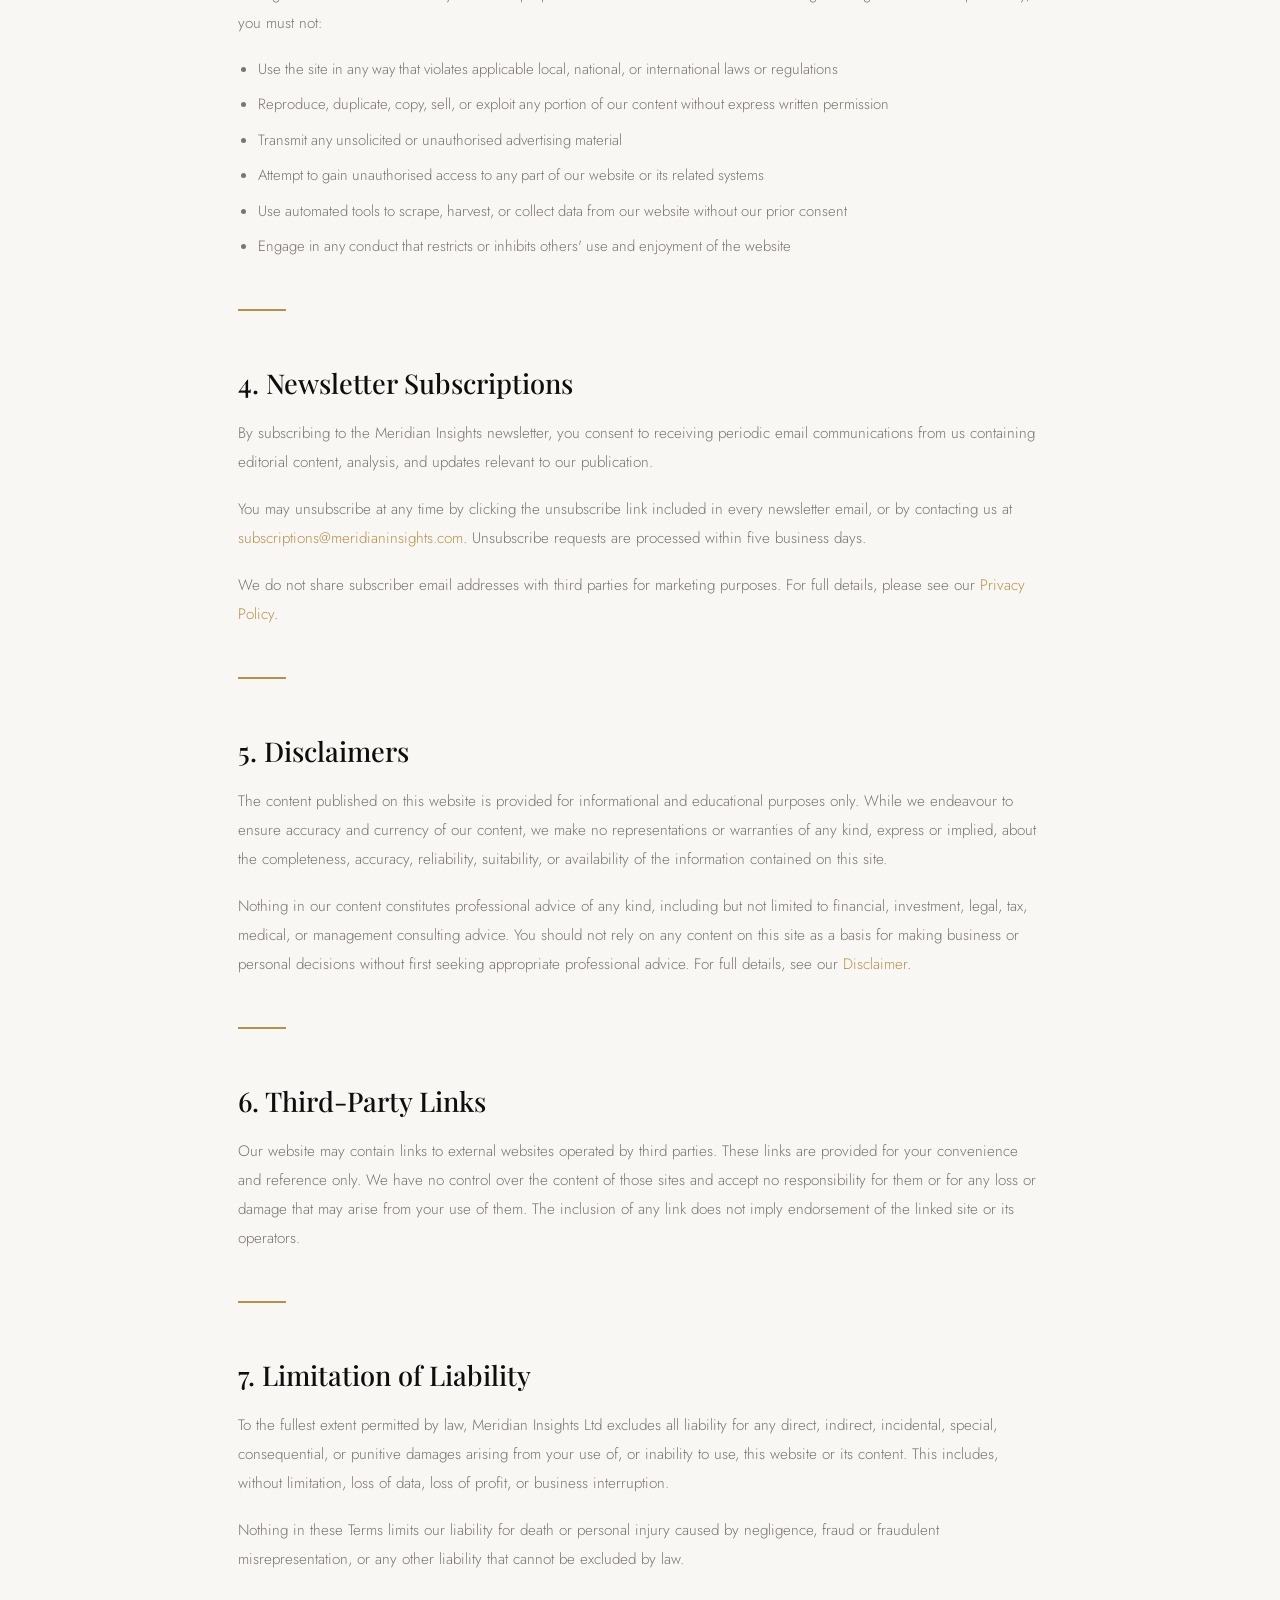
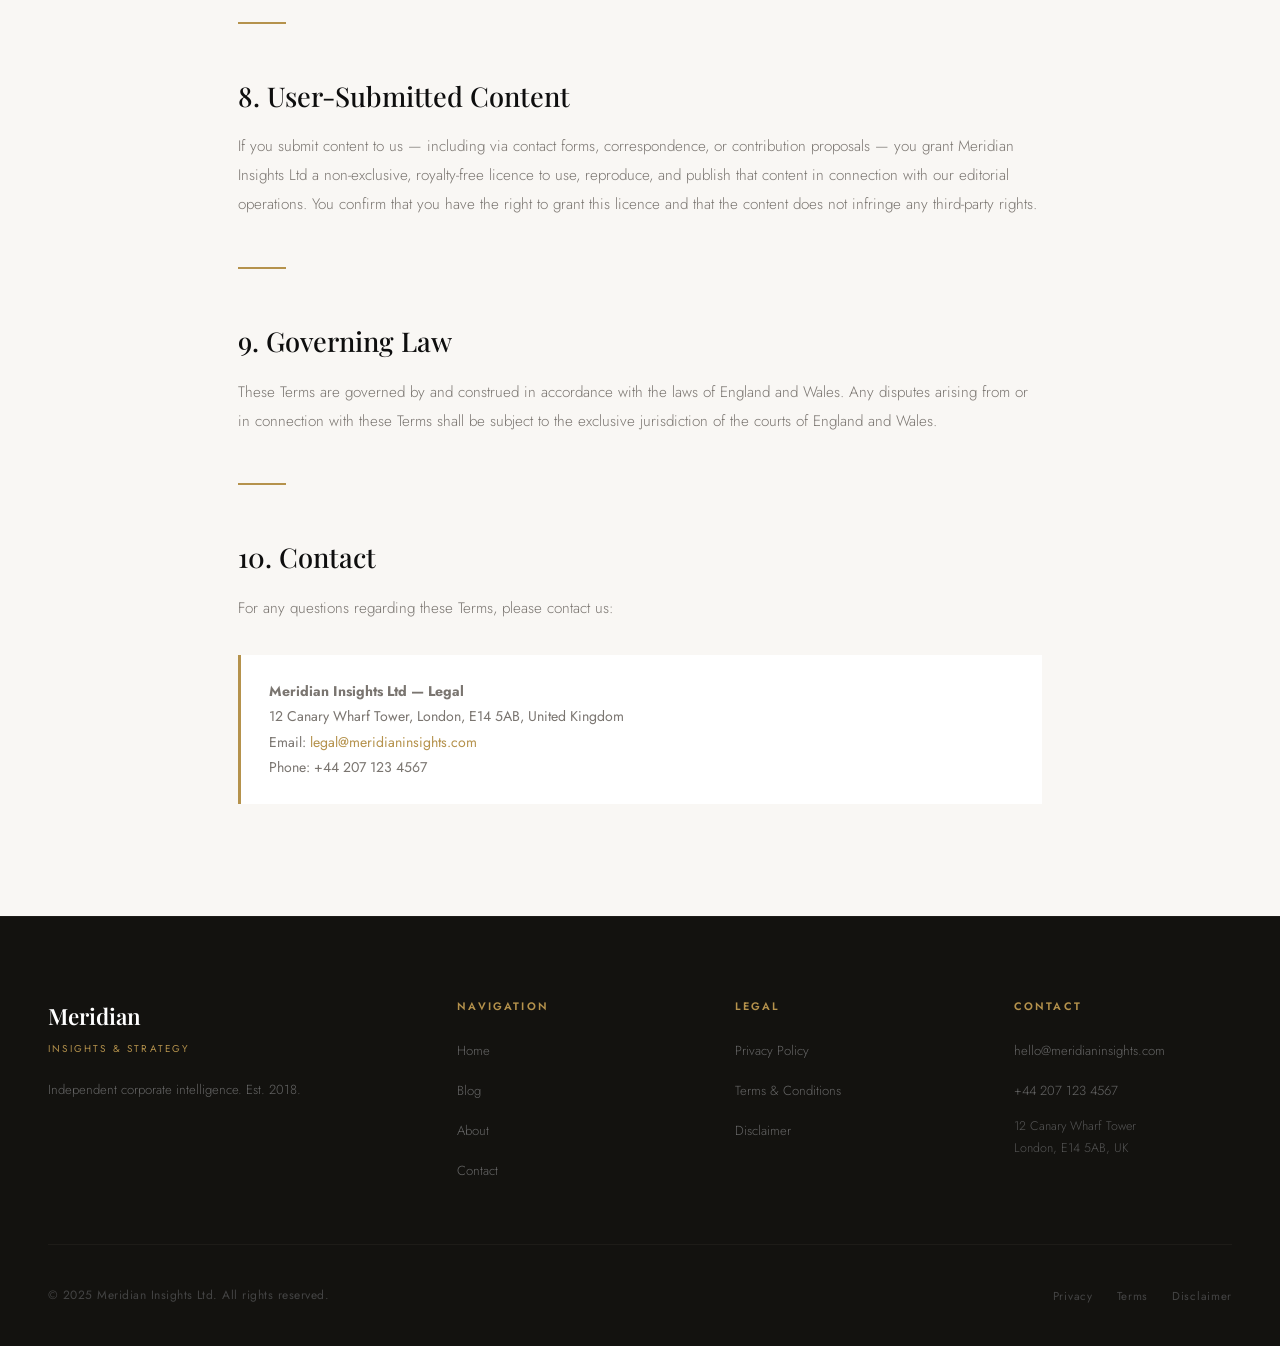
<file: terms.html>
<!DOCTYPE html>
<html lang="en">
<head>
  <meta charset="UTF-8" />
  <meta name="viewport" content="width=device-width, initial-scale=1.0" />
  <title>Terms &amp; Conditions — Meridian Insights</title>
  <link rel="stylesheet" href="style.css" />
</head>
<body>
<div id="cookie-bar"><p>We use cookies. By continuing, you agree to our <a href="privacy-policy.html">Privacy Policy</a>.</p><div class="cookie-btns"><button class="btn-cookie-accept" id="cookie-accept">Accept All</button><button class="btn-cookie-decline" id="cookie-decline">Decline</button></div></div>
<nav class="site-nav">
  <a href="index.html" class="nav-logo"><span class="nav-logo-name">Meridian</span><span class="nav-logo-tag">Insights &amp; Strategy</span></a>
  <ul class="nav-links"><li><a href="index.html">Home</a></li><li><a href="blog.html">Blog</a></li><li><a href="about.html">About</a></li><li><a href="contact.html">Contact</a></li><li><a href="contact.html" class="nav-cta">Get In Touch</a></li></ul>
  <button class="nav-toggle" aria-label="Menu"><span></span><span></span><span></span></button>
</nav>
<nav class="mobile-menu"><a href="index.html">Home</a><a href="blog.html">Blog</a><a href="about.html">About</a><a href="contact.html">Contact</a><a href="privacy-policy.html">Privacy Policy</a><a href="terms.html">Terms</a><a href="disclaimer.html">Disclaimer</a></nav>

<div class="page-body">
  <div class="page-hero">
    <div class="page-hero-inner">
      <p class="section-label">Legal</p>
      <h1>Terms &amp; Conditions</h1>
      <p>Please read these terms carefully before using our website or subscribing to our publications. By using this site, you agree to be bound by them.</p>
      <div class="page-hero-line"></div>
    </div>
  </div>

  <div class="page-content">
    <p class="last-updated">Last Updated: 1 June 2025</p>

    <div class="info-box">
      These Terms &amp; Conditions govern your use of the Meridian Insights website (meridianinsights.com) and all related publications. By accessing this site, you accept these terms in full. If you do not agree, please do not use our site.
    </div>

    <h2>1. About These Terms</h2>
    <p>These terms and conditions ("Terms") are entered into between you and Meridian Insights Ltd, a company registered in England and Wales (Company No. 11234567), with its registered office at 12 Canary Wharf Tower, London, E14 5AB, United Kingdom ("Meridian", "we", "us", "our").</p>
    <p>These Terms apply to your use of our website at meridianinsights.com, including all content, features, and services available through it. We reserve the right to amend these Terms at any time. Continued use of the site following any amendment constitutes acceptance of the revised Terms.</p>

    <div class="page-divider"></div>

    <h2>2. Intellectual Property</h2>
    <p>All content published on this website — including articles, analysis, graphics, photographs, logos, and design elements — is the intellectual property of Meridian Insights Ltd or its licensed contributors. This content is protected by UK and international copyright law.</p>
    <p>You may share links to our articles and quote brief excerpts (no more than 150 words) provided you clearly attribute the source with a link back to the original article. You may not reproduce, republish, or distribute our content in full without our prior written permission.</p>
    <p>Requests for reproduction or syndication permissions should be directed to <a href="mailto:editorial@meridianinsights.com">editorial@meridianinsights.com</a>.</p>

    <div class="page-divider"></div>

    <h2>3. Acceptable Use</h2>
    <p>You agree to use this website only for lawful purposes and in a manner that does not infringe the rights of others. Specifically, you must not:</p>
    <ul>
      <li>Use the site in any way that violates applicable local, national, or international laws or regulations</li>
      <li>Reproduce, duplicate, copy, sell, or exploit any portion of our content without express written permission</li>
      <li>Transmit any unsolicited or unauthorised advertising material</li>
      <li>Attempt to gain unauthorised access to any part of our website or its related systems</li>
      <li>Use automated tools to scrape, harvest, or collect data from our website without our prior consent</li>
      <li>Engage in any conduct that restricts or inhibits others' use and enjoyment of the website</li>
    </ul>

    <div class="page-divider"></div>

    <h2>4. Newsletter Subscriptions</h2>
    <p>By subscribing to the Meridian Insights newsletter, you consent to receiving periodic email communications from us containing editorial content, analysis, and updates relevant to our publication.</p>
    <p>You may unsubscribe at any time by clicking the unsubscribe link included in every newsletter email, or by contacting us at <a href="mailto:subscriptions@meridianinsights.com">subscriptions@meridianinsights.com</a>. Unsubscribe requests are processed within five business days.</p>
    <p>We do not share subscriber email addresses with third parties for marketing purposes. For full details, please see our <a href="privacy-policy.html">Privacy Policy</a>.</p>

    <div class="page-divider"></div>

    <h2>5. Disclaimers</h2>
    <p>The content published on this website is provided for informational and educational purposes only. While we endeavour to ensure accuracy and currency of our content, we make no representations or warranties of any kind, express or implied, about the completeness, accuracy, reliability, suitability, or availability of the information contained on this site.</p>
    <p>Nothing in our content constitutes professional advice of any kind, including but not limited to financial, investment, legal, tax, medical, or management consulting advice. You should not rely on any content on this site as a basis for making business or personal decisions without first seeking appropriate professional advice. For full details, see our <a href="disclaimer.html">Disclaimer</a>.</p>

    <div class="page-divider"></div>

    <h2>6. Third-Party Links</h2>
    <p>Our website may contain links to external websites operated by third parties. These links are provided for your convenience and reference only. We have no control over the content of those sites and accept no responsibility for them or for any loss or damage that may arise from your use of them. The inclusion of any link does not imply endorsement of the linked site or its operators.</p>

    <div class="page-divider"></div>

    <h2>7. Limitation of Liability</h2>
    <p>To the fullest extent permitted by law, Meridian Insights Ltd excludes all liability for any direct, indirect, incidental, special, consequential, or punitive damages arising from your use of, or inability to use, this website or its content. This includes, without limitation, loss of data, loss of profit, or business interruption.</p>
    <p>Nothing in these Terms limits our liability for death or personal injury caused by negligence, fraud or fraudulent misrepresentation, or any other liability that cannot be excluded by law.</p>

    <div class="page-divider"></div>

    <h2>8. User-Submitted Content</h2>
    <p>If you submit content to us — including via contact forms, correspondence, or contribution proposals — you grant Meridian Insights Ltd a non-exclusive, royalty-free licence to use, reproduce, and publish that content in connection with our editorial operations. You confirm that you have the right to grant this licence and that the content does not infringe any third-party rights.</p>

    <div class="page-divider"></div>

    <h2>9. Governing Law</h2>
    <p>These Terms are governed by and construed in accordance with the laws of England and Wales. Any disputes arising from or in connection with these Terms shall be subject to the exclusive jurisdiction of the courts of England and Wales.</p>

    <div class="page-divider"></div>

    <h2>10. Contact</h2>
    <p>For any questions regarding these Terms, please contact us:</p>
    <div class="info-box">
      <strong>Meridian Insights Ltd — Legal</strong><br>
      12 Canary Wharf Tower, London, E14 5AB, United Kingdom<br>
      Email: <a href="mailto:legal@meridianinsights.com">legal@meridianinsights.com</a><br>
      Phone: +44 207 123 4567
    </div>
  </div>
</div>

<footer class="site-footer">
  <div class="footer-grid">
    <div><div class="footer-brand-name">Meridian</div><div class="footer-brand-tag">Insights &amp; Strategy</div><p class="footer-desc">Independent corporate intelligence. Est. 2018.</p></div>
    <div><p class="footer-col-title">Navigation</p><ul class="footer-links"><li><a href="index.html">Home</a></li><li><a href="blog.html">Blog</a></li><li><a href="about.html">About</a></li><li><a href="contact.html">Contact</a></li></ul></div>
    <div><p class="footer-col-title">Legal</p><ul class="footer-links"><li><a href="privacy-policy.html">Privacy Policy</a></li><li><a href="terms.html">Terms &amp; Conditions</a></li><li><a href="disclaimer.html">Disclaimer</a></li></ul></div>
    <div><p class="footer-col-title">Contact</p><ul class="footer-links"><li><a href="mailto:hello@meridianinsights.com">hello@meridianinsights.com</a></li><li><a href="tel:+442071234567">+44 207 123 4567</a></li><li style="color:#555;font-size:0.78rem;line-height:1.7;font-weight:300;">12 Canary Wharf Tower<br>London, E14 5AB, UK</li></ul></div>
  </div>
  <div class="footer-bottom"><p class="footer-copy">© 2025 Meridian Insights Ltd. All rights reserved.</p><div class="footer-legal"><a href="privacy-policy.html">Privacy</a><a href="terms.html">Terms</a><a href="disclaimer.html">Disclaimer</a></div></div>
</footer>
<script src="main.js"></script>
</body>
</html>
</file>
<file: style.css>
@import url('https://fonts.googleapis.com/css2?family=Playfair+Display:wght@400;500;600;700&family=Jost:wght@300;400;500;600&family=DM+Mono:wght@300;400&display=swap');

/* ─────────────────────────────────────────
   VARIABLES & RESET
───────────────────────────────────────── */
:root {
  --ink:        #0e0e0e;
  --paper:      #f9f7f4;
  --white:      #ffffff;
  --accent:     #b5924c;
  --accent-lt:  #d4aa6a;
  --muted:      #7a7570;
  --border:     #e2ddd6;
  --dark-bg:    #13120f;
  --dark-2:     #1c1a16;
  --nav-h:      72px;
}

*, *::before, *::after { box-sizing: border-box; margin: 0; padding: 0; }
html { scroll-behavior: smooth; font-size: 16px; }
body {
  font-family: 'Jost', sans-serif;
  background: var(--paper);
  color: var(--ink);
  line-height: 1.75;
  overflow-x: hidden;
}
img { display: block; max-width: 100%; }
a { color: inherit; text-decoration: none; }
ul { list-style: none; }

/* ─────────────────────────────────────────
   COOKIE CONSENT
───────────────────────────────────────── */
#cookie-bar {
  position: fixed;
  bottom: 0; left: 0; right: 0;
  background: var(--dark-bg);
  color: #ccc;
  z-index: 9999;
  padding: 18px 40px;
  display: flex;
  align-items: center;
  justify-content: space-between;
  gap: 24px;
  border-top: 1px solid #2a2820;
  font-size: 0.82rem;
  transform: translateY(0);
  transition: transform 0.4s ease;
}
#cookie-bar.hidden { transform: translateY(110%); }
#cookie-bar p { max-width: 680px; line-height: 1.5; }
#cookie-bar p a { color: var(--accent-lt); border-bottom: 1px solid transparent; }
#cookie-bar p a:hover { border-bottom-color: var(--accent-lt); }
.cookie-btns { display: flex; gap: 10px; flex-shrink: 0; }
.btn-cookie-accept {
  background: var(--accent);
  color: #fff;
  border: none;
  padding: 9px 22px;
  font-family: 'Jost', sans-serif;
  font-size: 0.8rem;
  font-weight: 500;
  letter-spacing: 0.08em;
  text-transform: uppercase;
  cursor: pointer;
  transition: background 0.2s;
}
.btn-cookie-accept:hover { background: var(--accent-lt); }
.btn-cookie-decline {
  background: transparent;
  color: #888;
  border: 1px solid #333;
  padding: 9px 22px;
  font-family: 'Jost', sans-serif;
  font-size: 0.8rem;
  font-weight: 400;
  letter-spacing: 0.08em;
  text-transform: uppercase;
  cursor: pointer;
  transition: border-color 0.2s, color 0.2s;
}
.btn-cookie-decline:hover { border-color: #666; color: #bbb; }

/* ─────────────────────────────────────────
   NAVIGATION
───────────────────────────────────────── */
.site-nav {
  position: fixed;
  top: 0; left: 0; right: 0;
  height: var(--nav-h);
  background: rgba(249,247,244,0.96);
  backdrop-filter: blur(12px);
  -webkit-backdrop-filter: blur(12px);
  border-bottom: var(--border) 1px solid;
  z-index: 1000;
  display: flex;
  align-items: center;
  justify-content: space-between;
  padding: 0 48px;
  transition: box-shadow 0.3s;
}
.site-nav.scrolled { box-shadow: 0 2px 24px rgba(0,0,0,0.07); }

.nav-logo {
  display: flex;
  flex-direction: column;
  line-height: 1;
}
.nav-logo-name {
  font-family: 'Playfair Display', serif;
  font-weight: 700;
  font-size: 1.25rem;
  color: var(--ink);
  letter-spacing: 0.01em;
}
.nav-logo-tag {
  font-size: 0.62rem;
  letter-spacing: 0.22em;
  text-transform: uppercase;
  color: var(--accent);
  margin-top: 1px;
}

.nav-links {
  display: flex;
  align-items: center;
  gap: 36px;
}
.nav-links a {
  font-size: 0.8rem;
  font-weight: 500;
  letter-spacing: 0.1em;
  text-transform: uppercase;
  color: var(--muted);
  position: relative;
  transition: color 0.2s;
}
.nav-links a::after {
  content: '';
  position: absolute;
  bottom: -3px; left: 0; right: 0;
  height: 1px;
  background: var(--accent);
  transform: scaleX(0);
  transform-origin: left;
  transition: transform 0.25s ease;
}
.nav-links a:hover,
.nav-links a.active { color: var(--ink); }
.nav-links a:hover::after,
.nav-links a.active::after { transform: scaleX(1); }

.nav-cta {
  background: var(--ink);
  color: var(--white) !important;
  padding: 10px 22px;
  font-size: 0.75rem !important;
  letter-spacing: 0.12em !important;
  transition: background 0.2s !important;
}
.nav-cta::after { display: none !important; }
.nav-cta:hover { background: var(--accent) !important; color: var(--white) !important; }

/* Hamburger */
.nav-toggle {
  display: none;
  flex-direction: column;
  gap: 5px;
  cursor: pointer;
  background: none;
  border: none;
  padding: 4px;
}
.nav-toggle span {
  display: block;
  width: 24px;
  height: 1.5px;
  background: var(--ink);
  transition: transform 0.3s, opacity 0.3s;
}
.nav-toggle.open span:nth-child(1) { transform: translateY(6.5px) rotate(45deg); }
.nav-toggle.open span:nth-child(2) { opacity: 0; }
.nav-toggle.open span:nth-child(3) { transform: translateY(-6.5px) rotate(-45deg); }

/* Mobile nav */
.mobile-menu {
  display: none;
  position: fixed;
  top: var(--nav-h); left: 0; right: 0;
  background: var(--paper);
  border-bottom: 1px solid var(--border);
  padding: 32px 48px;
  z-index: 999;
  flex-direction: column;
  gap: 20px;
}
.mobile-menu.open { display: flex; }
.mobile-menu a {
  font-size: 0.85rem;
  font-weight: 500;
  letter-spacing: 0.1em;
  text-transform: uppercase;
  color: var(--muted);
  transition: color 0.2s;
}
.mobile-menu a:hover { color: var(--ink); }

/* ─────────────────────────────────────────
   PAGE WRAPPER
───────────────────────────────────────── */
.page-body { padding-top: var(--nav-h); }

/* ─────────────────────────────────────────
   HERO — HOME
───────────────────────────────────────── */
.hero {
  display: grid;
  grid-template-columns: 1fr 1fr;
  min-height: calc(100vh - var(--nav-h));
}
.hero-left {
  background: var(--dark-bg);
  display: flex;
  flex-direction: column;
  justify-content: center;
  padding: 80px 72px 80px 72px;
  position: relative;
  overflow: hidden;
}
.hero-left::before {
  content: '';
  position: absolute;
  top: -80px; right: -80px;
  width: 320px; height: 320px;
  border-radius: 50%;
  background: radial-gradient(circle, rgba(181,146,76,0.18) 0%, transparent 70%);
}
.hero-eyebrow {
  font-size: 0.7rem;
  letter-spacing: 0.28em;
  text-transform: uppercase;
  color: var(--accent);
  margin-bottom: 24px;
  font-weight: 500;
}
.hero-title {
  font-family: 'Playfair Display', serif;
  font-size: clamp(2.4rem, 4vw, 3.6rem);
  font-weight: 600;
  color: var(--white);
  line-height: 1.15;
  margin-bottom: 28px;
}
.hero-title em {
  font-style: italic;
  color: var(--accent-lt);
}
.hero-body {
  color: #9e9a93;
  font-size: 0.95rem;
  max-width: 400px;
  margin-bottom: 48px;
  line-height: 1.8;
  font-weight: 300;
}
.btn-primary {
  display: inline-flex;
  align-items: center;
  gap: 12px;
  background: var(--accent);
  color: var(--white);
  padding: 14px 32px;
  font-size: 0.78rem;
  font-weight: 600;
  letter-spacing: 0.14em;
  text-transform: uppercase;
  cursor: pointer;
  border: none;
  transition: background 0.25s, transform 0.2s;
  width: fit-content;
}
.btn-primary:hover { background: var(--accent-lt); transform: translateX(3px); }
.btn-primary svg { transition: transform 0.2s; }
.btn-primary:hover svg { transform: translateX(4px); }

.hero-right {
  position: relative;
  overflow: hidden;
  background: #1c1a16;
}
.hero-right img {
  width: 100%; height: 100%;
  object-fit: cover;
  opacity: 0.7;
  transition: transform 8s ease;
}
.hero-right:hover img { transform: scale(1.04); }
.hero-right-overlay {
  position: absolute;
  bottom: 40px; left: 40px;
  background: rgba(14,14,14,0.82);
  backdrop-filter: blur(8px);
  padding: 24px 28px;
  border-left: 2px solid var(--accent);
  max-width: 300px;
}
.hero-right-overlay p {
  font-size: 0.8rem;
  color: #c0bbb4;
  line-height: 1.6;
  font-style: italic;
}
.hero-right-overlay cite {
  display: block;
  margin-top: 10px;
  font-size: 0.7rem;
  letter-spacing: 0.12em;
  text-transform: uppercase;
  color: var(--accent);
  font-style: normal;
}

/* ─────────────────────────────────────────
   SECTION LABELS
───────────────────────────────────────── */
.section-label {
  font-size: 0.68rem;
  letter-spacing: 0.28em;
  text-transform: uppercase;
  color: var(--accent);
  font-weight: 500;
  margin-bottom: 12px;
  display: flex;
  align-items: center;
  gap: 12px;
}
.section-label::before {
  content: '';
  display: block;
  width: 32px;
  height: 1px;
  background: var(--accent);
}

.section-heading {
  font-family: 'Playfair Display', serif;
  font-size: clamp(1.9rem, 3vw, 2.8rem);
  font-weight: 500;
  line-height: 1.2;
  color: var(--ink);
}

/* ─────────────────────────────────────────
   FEATURED STRIP (Home)
───────────────────────────────────────── */
.featured-strip {
  background: var(--ink);
  padding: 20px 48px;
  display: flex;
  align-items: center;
  gap: 48px;
  overflow: hidden;
}
.featured-strip-label {
  font-size: 0.65rem;
  letter-spacing: 0.22em;
  text-transform: uppercase;
  color: var(--accent);
  white-space: nowrap;
  font-weight: 600;
  flex-shrink: 0;
}
.featured-strip-divider {
  width: 1px; height: 20px;
  background: #333;
  flex-shrink: 0;
}
.strip-topics {
  display: flex;
  gap: 32px;
  flex-wrap: nowrap;
  overflow: hidden;
}
.strip-topics span {
  font-size: 0.75rem;
  color: #888;
  white-space: nowrap;
  letter-spacing: 0.06em;
}

/* ─────────────────────────────────────────
   BLOG GRID (Home)
───────────────────────────────────────── */
.blog-section {
  padding: 100px 48px;
  max-width: 1400px;
  margin: 0 auto;
}
.blog-section-header {
  display: flex;
  align-items: flex-end;
  justify-content: space-between;
  margin-bottom: 64px;
  gap: 24px;
}
.view-all-link {
  font-size: 0.75rem;
  letter-spacing: 0.12em;
  text-transform: uppercase;
  color: var(--muted);
  border-bottom: 1px solid var(--border);
  padding-bottom: 2px;
  transition: color 0.2s, border-color 0.2s;
  white-space: nowrap;
}
.view-all-link:hover { color: var(--accent); border-color: var(--accent); }

/* Asymmetric blog grid */
.blog-grid {
  display: grid;
  grid-template-columns: 1.4fr 1fr;
  grid-template-rows: auto auto;
  gap: 2px;
}
.blog-card {
  background: var(--white);
  overflow: hidden;
  position: relative;
  display: flex;
  flex-direction: column;
  transition: box-shadow 0.3s;
}
.blog-card:hover { box-shadow: 0 12px 48px rgba(0,0,0,0.09); }

.blog-card.featured {
  grid-row: 1 / 3;
}
.blog-card-img {
  width: 100%;
  aspect-ratio: 16/10;
  object-fit: cover;
  transition: transform 0.6s ease;
}
.blog-card.featured .blog-card-img { aspect-ratio: 4/5; height: 100%; }
.blog-card:hover .blog-card-img { transform: scale(1.03); }

.blog-card-img-wrap { overflow: hidden; flex-shrink: 0; }
.blog-card.featured .blog-card-img-wrap { height: 100%; position: absolute; inset: 0; }
.blog-card.featured .blog-card-img { height: 100%; }

/* Featured card overlay */
.blog-card.featured {
  position: relative;
  min-height: 520px;
}
.blog-card.featured .blog-card-img-wrap {
  position: absolute; inset: 0; height: auto;
}
.blog-card.featured .blog-card-img {
  width: 100%; height: 100%; aspect-ratio: unset;
}
.blog-card.featured::after {
  content: '';
  position: absolute;
  inset: 0;
  background: linear-gradient(to top, rgba(14,14,14,0.92) 0%, rgba(14,14,14,0.3) 55%, transparent 100%);
}
.blog-card.featured .blog-card-body {
  position: absolute;
  bottom: 0; left: 0; right: 0;
  z-index: 2;
  padding: 40px 36px;
  background: transparent;
}
.blog-card.featured .blog-card-cat { color: var(--accent-lt); }
.blog-card.featured .blog-card-title { color: var(--white); }
.blog-card.featured .blog-card-meta { color: #9e9a93; }
.blog-card.featured .blog-card-excerpt { color: #b0aca4; }

.blog-card-body { padding: 28px 28px 32px; flex: 1; }
.blog-card-cat {
  font-size: 0.65rem;
  letter-spacing: 0.2em;
  text-transform: uppercase;
  color: var(--accent);
  font-weight: 600;
  margin-bottom: 10px;
}
.blog-card-title {
  font-family: 'Playfair Display', serif;
  font-size: clamp(1.1rem, 2vw, 1.4rem);
  font-weight: 500;
  line-height: 1.25;
  color: var(--ink);
  margin-bottom: 12px;
  transition: color 0.2s;
}
.blog-card:hover .blog-card-title { color: var(--accent); }
.blog-card-excerpt {
  font-size: 0.85rem;
  color: var(--muted);
  line-height: 1.7;
  margin-bottom: 20px;
  font-weight: 300;
  display: -webkit-box;
  -webkit-line-clamp: 3;
  -webkit-box-orient: vertical;
  overflow: hidden;
}
.blog-card-meta {
  font-size: 0.72rem;
  color: var(--muted);
  letter-spacing: 0.06em;
  display: flex;
  align-items: center;
  gap: 12px;
}
.meta-dot { width: 3px; height: 3px; background: var(--border); border-radius: 50%; }

/* Secondary cards */
.blog-right-col { display: flex; flex-direction: column; gap: 2px; }
.blog-card.small .blog-card-img-wrap { aspect-ratio: 16/9; overflow: hidden; }
.blog-card.small .blog-card-img { width: 100%; height: 100%; object-fit: cover; aspect-ratio: unset; }

/* ─────────────────────────────────────────
   STATS BAND
───────────────────────────────────────── */
.stats-band {
  background: var(--dark-bg);
  padding: 64px 48px;
  display: grid;
  grid-template-columns: repeat(4, 1fr);
  gap: 1px;
  background-clip: content-box;
}
.stat-item {
  background: var(--dark-2);
  padding: 40px 36px;
  text-align: center;
  position: relative;
}
.stat-item::after {
  content: '';
  position: absolute;
  right: 0; top: 20%; bottom: 20%;
  width: 1px;
  background: #2a2820;
}
.stat-item:last-child::after { display: none; }
.stat-num {
  font-family: 'Playfair Display', serif;
  font-size: 3rem;
  font-weight: 600;
  color: var(--white);
  line-height: 1;
  margin-bottom: 8px;
}
.stat-num span { color: var(--accent); font-size: 1.8rem; }
.stat-label {
  font-size: 0.72rem;
  letter-spacing: 0.16em;
  text-transform: uppercase;
  color: #666;
  font-weight: 400;
}

/* ─────────────────────────────────────────
   NEWSLETTER (Home)
───────────────────────────────────────── */
.newsletter-section {
  padding: 100px 48px;
  display: grid;
  grid-template-columns: 1fr 1fr;
  gap: 80px;
  max-width: 1200px;
  margin: 0 auto;
  align-items: center;
}
.newsletter-text .section-heading { margin-bottom: 20px; }
.newsletter-text p {
  font-size: 0.9rem;
  color: var(--muted);
  max-width: 380px;
  font-weight: 300;
  line-height: 1.85;
}
.newsletter-form { display: flex; flex-direction: column; gap: 16px; }
.form-group { display: flex; flex-direction: column; gap: 6px; }
.form-group label {
  font-size: 0.68rem;
  letter-spacing: 0.16em;
  text-transform: uppercase;
  color: var(--muted);
  font-weight: 500;
}
.form-group input {
  background: var(--white);
  border: 1px solid var(--border);
  padding: 14px 18px;
  font-family: 'Jost', sans-serif;
  font-size: 0.9rem;
  color: var(--ink);
  outline: none;
  transition: border-color 0.2s;
}
.form-group input:focus { border-color: var(--accent); }
.form-row { display: grid; grid-template-columns: 1fr 1fr; gap: 16px; }
.form-note {
  font-size: 0.72rem;
  color: var(--muted);
  line-height: 1.6;
}
.form-note a { color: var(--accent); border-bottom: 1px solid transparent; transition: border-color 0.2s; }
.form-note a:hover { border-bottom-color: var(--accent); }

/* ─────────────────────────────────────────
   FOOTER
───────────────────────────────────────── */
.site-footer {
  background: var(--dark-bg);
  padding: 80px 48px 40px;
  border-top: 1px solid #1e1c18;
}
.footer-grid {
  display: grid;
  grid-template-columns: 1.6fr 1fr 1fr 1fr;
  gap: 60px;
  padding-bottom: 60px;
  border-bottom: 1px solid #1e1c18;
  margin-bottom: 40px;
}
.footer-brand-name {
  font-family: 'Playfair Display', serif;
  font-size: 1.4rem;
  font-weight: 600;
  color: var(--white);
  margin-bottom: 4px;
}
.footer-brand-tag {
  font-size: 0.62rem;
  letter-spacing: 0.22em;
  text-transform: uppercase;
  color: var(--accent);
  margin-bottom: 20px;
}
.footer-desc {
  font-size: 0.82rem;
  color: #666;
  line-height: 1.8;
  font-weight: 300;
  margin-bottom: 28px;
}
.footer-col-title {
  font-size: 0.68rem;
  letter-spacing: 0.2em;
  text-transform: uppercase;
  color: var(--accent);
  font-weight: 600;
  margin-bottom: 20px;
}
.footer-links { display: flex; flex-direction: column; gap: 12px; }
.footer-links a {
  font-size: 0.82rem;
  color: #666;
  transition: color 0.2s;
  font-weight: 300;
}
.footer-links a:hover { color: var(--white); }
.footer-bottom {
  display: flex;
  justify-content: space-between;
  align-items: center;
  gap: 24px;
  flex-wrap: wrap;
}
.footer-copy {
  font-size: 0.75rem;
  color: #444;
  letter-spacing: 0.04em;
}
.footer-legal {
  display: flex;
  gap: 24px;
}
.footer-legal a {
  font-size: 0.72rem;
  color: #444;
  letter-spacing: 0.06em;
  transition: color 0.2s;
}
.footer-legal a:hover { color: var(--accent); }

/* ─────────────────────────────────────────
   PAGE HERO (inner pages)
───────────────────────────────────────── */
.page-hero {
  background: var(--dark-bg);
  padding: 100px 48px 80px;
  position: relative;
  overflow: hidden;
}
.page-hero::before {
  content: '';
  position: absolute;
  top: -120px; right: -120px;
  width: 500px; height: 500px;
  border-radius: 50%;
  background: radial-gradient(circle, rgba(181,146,76,0.12) 0%, transparent 65%);
  pointer-events: none;
}
.page-hero-inner { max-width: 760px; position: relative; z-index: 1; }
.page-hero .section-label { margin-bottom: 20px; }
.page-hero h1 {
  font-family: 'Playfair Display', serif;
  font-size: clamp(2.4rem, 5vw, 4rem);
  font-weight: 500;
  color: var(--white);
  line-height: 1.1;
  margin-bottom: 20px;
}
.page-hero p {
  font-size: 1rem;
  color: #9e9a93;
  font-weight: 300;
  max-width: 520px;
  line-height: 1.85;
}
.page-hero-line {
  width: 60px;
  height: 2px;
  background: var(--accent);
  margin: 32px 0 0;
}

/* ─────────────────────────────────────────
   INNER PAGE CONTENT
───────────────────────────────────────── */
.page-content {
  max-width: 900px;
  margin: 0 auto;
  padding: 80px 48px;
}
.page-content h2 {
  font-family: 'Playfair Display', serif;
  font-size: 1.7rem;
  font-weight: 500;
  margin: 56px 0 20px;
  color: var(--ink);
  line-height: 1.2;
}
.page-content h2:first-child { margin-top: 0; }
.page-content h3 {
  font-size: 1.05rem;
  font-weight: 600;
  margin: 32px 0 14px;
  color: var(--ink);
  letter-spacing: 0.02em;
}
.page-content p {
  font-size: 0.95rem;
  color: var(--muted);
  line-height: 1.9;
  margin-bottom: 18px;
  font-weight: 300;
}
.page-content p strong { color: var(--ink); font-weight: 500; }
.page-content ul, .page-content ol {
  margin: 16px 0 24px 20px;
}
.page-content ul { list-style: disc; }
.page-content ol { list-style: decimal; }
.page-content li {
  font-size: 0.93rem;
  color: var(--muted);
  line-height: 1.85;
  margin-bottom: 8px;
  font-weight: 300;
}
.page-content a { color: var(--accent); border-bottom: 1px solid transparent; transition: border-color 0.2s; }
.page-content a:hover { border-bottom-color: var(--accent); }
.page-divider {
  width: 48px;
  height: 2px;
  background: var(--accent);
  margin: 48px 0;
}
.info-box {
  background: var(--white);
  border-left: 3px solid var(--accent);
  padding: 24px 28px;
  margin: 32px 0;
  font-size: 0.88rem;
  color: var(--muted);
  line-height: 1.8;
}
.last-updated {
  font-size: 0.72rem;
  letter-spacing: 0.12em;
  text-transform: uppercase;
  color: var(--accent);
  font-weight: 500;
  margin-bottom: 40px;
  font-family: 'DM Mono', monospace;
}

/* ─────────────────────────────────────────
   ABOUT PAGE
───────────────────────────────────────── */
.about-split {
  display: grid;
  grid-template-columns: 1fr 1fr;
  gap: 0;
  min-height: 540px;
}
.about-img-col { overflow: hidden; }
.about-img-col img { width: 100%; height: 100%; object-fit: cover; }
.about-text-col {
  background: var(--dark-bg);
  padding: 72px 64px;
  display: flex;
  flex-direction: column;
  justify-content: center;
}
.about-text-col .section-label { margin-bottom: 24px; }
.about-text-col h2 {
  font-family: 'Playfair Display', serif;
  font-size: clamp(1.8rem, 3vw, 2.6rem);
  font-weight: 500;
  color: var(--white);
  line-height: 1.2;
  margin-bottom: 24px;
}
.about-text-col p {
  font-size: 0.9rem;
  color: #888;
  line-height: 1.9;
  font-weight: 300;
  margin-bottom: 16px;
}
.about-values {
  padding: 100px 48px;
  max-width: 1200px;
  margin: 0 auto;
}
.values-grid {
  display: grid;
  grid-template-columns: repeat(3, 1fr);
  gap: 2px;
  margin-top: 56px;
}
.value-card {
  background: var(--white);
  padding: 48px 36px;
  position: relative;
  overflow: hidden;
}
.value-card::before {
  content: '';
  position: absolute;
  top: 0; left: 0; right: 0;
  height: 2px;
  background: var(--accent);
  transform: scaleX(0);
  transform-origin: left;
  transition: transform 0.3s ease;
}
.value-card:hover::before { transform: scaleX(1); }
.value-num {
  font-family: 'Playfair Display', serif;
  font-size: 3.5rem;
  font-weight: 700;
  color: var(--border);
  line-height: 1;
  margin-bottom: 20px;
  transition: color 0.3s;
}
.value-card:hover .value-num { color: var(--accent); }
.value-title {
  font-size: 0.85rem;
  font-weight: 600;
  letter-spacing: 0.1em;
  text-transform: uppercase;
  color: var(--ink);
  margin-bottom: 14px;
}
.value-desc { font-size: 0.85rem; color: var(--muted); line-height: 1.8; font-weight: 300; }

.team-section {
  background: var(--ink);
  padding: 100px 48px;
}
.team-section .section-heading { color: var(--white); margin-bottom: 60px; }
.team-grid {
  display: grid;
  grid-template-columns: repeat(3, 1fr);
  gap: 2px;
  max-width: 1000px;
}
.team-card { background: var(--dark-2); overflow: hidden; }
.team-card img { width: 100%; aspect-ratio: 3/4; object-fit: cover; opacity: 0.75; transition: opacity 0.3s; }
.team-card:hover img { opacity: 1; }
.team-card-info { padding: 24px 24px 28px; }
.team-name {
  font-family: 'Playfair Display', serif;
  font-size: 1.1rem;
  color: var(--white);
  margin-bottom: 4px;
}
.team-role {
  font-size: 0.7rem;
  letter-spacing: 0.16em;
  text-transform: uppercase;
  color: var(--accent);
  font-weight: 500;
}

/* ─────────────────────────────────────────
   CONTACT PAGE
───────────────────────────────────────── */
.contact-grid {
  display: grid;
  grid-template-columns: 1fr 1.4fr;
  gap: 0;
  max-width: 1200px;
  margin: 60px auto;
  padding: 0 48px;
}
.contact-info { padding-right: 60px; }
.contact-info .section-label { margin-bottom: 24px; }
.contact-info h2 {
  font-family: 'Playfair Display', serif;
  font-size: 2rem;
  font-weight: 500;
  line-height: 1.2;
  margin-bottom: 24px;
}
.contact-info p { font-size: 0.88rem; color: var(--muted); line-height: 1.85; margin-bottom: 40px; font-weight: 300; }
.contact-details { display: flex; flex-direction: column; gap: 20px; }
.contact-item {
  display: flex;
  gap: 16px;
  align-items: flex-start;
}
.contact-icon {
  width: 40px; height: 40px;
  background: var(--white);
  border: 1px solid var(--border);
  display: flex; align-items: center; justify-content: center;
  flex-shrink: 0;
}
.contact-icon svg { color: var(--accent); }
.contact-item-text { display: flex; flex-direction: column; gap: 2px; }
.contact-item-label {
  font-size: 0.65rem;
  letter-spacing: 0.18em;
  text-transform: uppercase;
  color: var(--accent);
  font-weight: 600;
}
.contact-item-val { font-size: 0.88rem; color: var(--ink); font-weight: 400; }

.contact-form-wrap {
  background: var(--white);
  padding: 52px 48px;
  border-left: 1px solid var(--border);
}
.contact-form-wrap h3 {
  font-family: 'Playfair Display', serif;
  font-size: 1.4rem;
  font-weight: 500;
  margin-bottom: 32px;
  color: var(--ink);
}
.contact-form { display: flex; flex-direction: column; gap: 20px; }
.contact-form input,
.contact-form textarea,
.contact-form select {
  width: 100%;
  background: var(--paper);
  border: 1px solid var(--border);
  padding: 14px 18px;
  font-family: 'Jost', sans-serif;
  font-size: 0.88rem;
  color: var(--ink);
  outline: none;
  transition: border-color 0.2s;
  resize: none;
}
.contact-form input:focus,
.contact-form textarea:focus,
.contact-form select:focus { border-color: var(--accent); }
.contact-form textarea { min-height: 130px; }
.contact-form label {
  font-size: 0.67rem;
  letter-spacing: 0.16em;
  text-transform: uppercase;
  color: var(--muted);
  font-weight: 500;
  margin-bottom: 6px;
  display: block;
}

/* ─────────────────────────────────────────
   BLOG LIST PAGE
───────────────────────────────────────── */
.blog-list-section {
  max-width: 1300px;
  margin: 0 auto;
  padding: 80px 48px;
}
.blog-list-grid {
  display: grid;
  grid-template-columns: repeat(2, 1fr);
  gap: 2px;
}
.blog-list-card {
  background: var(--white);
  overflow: hidden;
  display: flex;
  flex-direction: column;
  transition: box-shadow 0.3s;
}
.blog-list-card:hover { box-shadow: 0 8px 40px rgba(0,0,0,0.08); }
.blog-list-card .img-wrap { overflow: hidden; aspect-ratio: 16/9; }
.blog-list-card .img-wrap img { width: 100%; height: 100%; object-fit: cover; transition: transform 0.6s ease; }
.blog-list-card:hover .img-wrap img { transform: scale(1.04); }
.blog-list-card-body { padding: 32px 32px 36px; flex: 1; display: flex; flex-direction: column; }
.blog-list-card-body .blog-card-cat { margin-bottom: 12px; }
.blog-list-card-body .blog-card-title { font-size: 1.35rem; margin-bottom: 14px; }
.blog-list-card-body .blog-card-excerpt { flex: 1; -webkit-line-clamp: 4; margin-bottom: 24px; }
.read-more {
  display: inline-flex;
  align-items: center;
  gap: 8px;
  font-size: 0.74rem;
  font-weight: 600;
  letter-spacing: 0.12em;
  text-transform: uppercase;
  color: var(--accent);
  transition: gap 0.2s;
}
.read-more:hover { gap: 14px; }
.read-more svg { transition: transform 0.2s; }
.read-more:hover svg { transform: translateX(4px); }

/* ─────────────────────────────────────────
   BLOG DETAIL PAGE
───────────────────────────────────────── */
.blog-detail-hero {
  background: var(--dark-bg);
  padding: 80px 48px 0;
  position: relative;
  overflow: hidden;
}
.blog-detail-hero::before {
  content: '';
  position: absolute;
  top: -100px; left: -100px;
  width: 400px; height: 400px;
  border-radius: 50%;
  background: radial-gradient(circle, rgba(181,146,76,0.1) 0%, transparent 65%);
}
.blog-detail-meta-bar {
  display: flex;
  align-items: center;
  gap: 16px;
  margin-bottom: 28px;
  position: relative;
  z-index: 1;
}
.blog-detail-cat {
  font-size: 0.65rem;
  letter-spacing: 0.22em;
  text-transform: uppercase;
  color: var(--accent);
  font-weight: 600;
  background: rgba(181,146,76,0.12);
  padding: 5px 12px;
  border: 1px solid rgba(181,146,76,0.25);
}
.blog-detail-date {
  font-size: 0.72rem;
  color: #666;
  letter-spacing: 0.08em;
  font-family: 'DM Mono', monospace;
}
.blog-detail-hero h1 {
  font-family: 'Playfair Display', serif;
  font-size: clamp(2.2rem, 5vw, 3.6rem);
  font-weight: 500;
  color: var(--white);
  line-height: 1.1;
  max-width: 800px;
  position: relative;
  z-index: 1;
  margin-bottom: 24px;
}
.blog-detail-author {
  display: flex;
  align-items: center;
  gap: 14px;
  margin-bottom: 48px;
  position: relative;
  z-index: 1;
}
.author-avatar {
  width: 42px; height: 42px;
  border-radius: 50%;
  object-fit: cover;
  border: 2px solid var(--accent);
}
.author-name {
  font-size: 0.82rem;
  font-weight: 500;
  color: var(--white);
}
.author-title {
  font-size: 0.7rem;
  color: #666;
  letter-spacing: 0.06em;
}
.blog-detail-cover {
  width: 100%;
  height: 480px;
  object-fit: cover;
  display: block;
  position: relative;
  z-index: 1;
  opacity: 0.75;
}

.blog-detail-layout {
  display: grid;
  grid-template-columns: 1fr 280px;
  gap: 60px;
  max-width: 1100px;
  margin: 0 auto;
  padding: 72px 48px;
  align-items: start;
}
.blog-detail-article p {
  font-size: 0.97rem;
  color: #4a4744;
  line-height: 2;
  margin-bottom: 24px;
  font-weight: 300;
}
.blog-detail-article h2 {
  font-family: 'Playfair Display', serif;
  font-size: 1.7rem;
  font-weight: 500;
  color: var(--ink);
  margin: 48px 0 20px;
  line-height: 1.2;
}
.blog-detail-article h3 {
  font-size: 1.05rem;
  font-weight: 600;
  color: var(--ink);
  margin: 32px 0 14px;
}
.blog-detail-article blockquote {
  border-left: 3px solid var(--accent);
  margin: 36px 0;
  padding: 20px 28px;
  background: var(--white);
  font-family: 'Playfair Display', serif;
  font-size: 1.15rem;
  color: var(--ink);
  line-height: 1.65;
  font-style: italic;
}
.blog-detail-article blockquote cite {
  display: block;
  margin-top: 12px;
  font-size: 0.72rem;
  letter-spacing: 0.12em;
  text-transform: uppercase;
  color: var(--accent);
  font-style: normal;
  font-family: 'Jost', sans-serif;
}
.article-img {
  width: 100%;
  margin: 32px 0;
  aspect-ratio: 16/9;
  object-fit: cover;
}
.article-img-caption {
  font-size: 0.74rem;
  color: var(--muted);
  text-align: center;
  margin-top: -20px;
  margin-bottom: 32px;
  font-style: italic;
}
.article-tags {
  display: flex;
  flex-wrap: wrap;
  gap: 8px;
  margin-top: 48px;
  padding-top: 32px;
  border-top: 1px solid var(--border);
}
.article-tag {
  font-size: 0.68rem;
  letter-spacing: 0.12em;
  text-transform: uppercase;
  color: var(--muted);
  border: 1px solid var(--border);
  padding: 5px 14px;
  transition: border-color 0.2s, color 0.2s;
}
.article-tag:hover { border-color: var(--accent); color: var(--accent); }

/* Sidebar */
.blog-sidebar { position: sticky; top: 100px; }
.sidebar-widget {
  background: var(--white);
  padding: 28px 24px;
  margin-bottom: 20px;
  border-top: 2px solid var(--accent);
}
.sidebar-widget-title {
  font-size: 0.67rem;
  letter-spacing: 0.2em;
  text-transform: uppercase;
  color: var(--accent);
  font-weight: 600;
  margin-bottom: 20px;
}
.sidebar-post {
  display: flex;
  gap: 12px;
  align-items: flex-start;
  padding: 12px 0;
  border-bottom: 1px solid var(--border);
}
.sidebar-post:last-child { border-bottom: none; padding-bottom: 0; }
.sidebar-post img { width: 60px; height: 60px; object-fit: cover; flex-shrink: 0; }
.sidebar-post-title {
  font-size: 0.82rem;
  color: var(--ink);
  line-height: 1.4;
  font-weight: 400;
  transition: color 0.2s;
}
.sidebar-post:hover .sidebar-post-title { color: var(--accent); }
.sidebar-post-date { font-size: 0.68rem; color: var(--muted); margin-top: 4px; }
.sidebar-topics { display: flex; flex-wrap: wrap; gap: 8px; }
.sidebar-topic {
  font-size: 0.68rem;
  letter-spacing: 0.1em;
  text-transform: uppercase;
  color: var(--muted);
  border: 1px solid var(--border);
  padding: 6px 14px;
  cursor: pointer;
  transition: all 0.2s;
}
.sidebar-topic:hover { border-color: var(--accent); color: var(--accent); background: rgba(181,146,76,0.05); }

/* Related posts */
.related-posts {
  max-width: 1100px;
  margin: 0 auto;
  padding: 0 48px 80px;
}
.related-posts h3 {
  font-family: 'Playfair Display', serif;
  font-size: 1.4rem;
  font-weight: 500;
  margin-bottom: 32px;
  color: var(--ink);
  padding-top: 40px;
  border-top: 1px solid var(--border);
}
.related-grid { display: grid; grid-template-columns: repeat(3, 1fr); gap: 2px; }
.related-card { background: var(--white); overflow: hidden; }
.related-card img { width: 100%; aspect-ratio: 16/9; object-fit: cover; transition: transform 0.5s; }
.related-card:hover img { transform: scale(1.04); }
.related-card-body { padding: 20px 20px 24px; }
.related-card-cat {
  font-size: 0.62rem;
  letter-spacing: 0.18em;
  text-transform: uppercase;
  color: var(--accent);
  font-weight: 600;
  margin-bottom: 8px;
}
.related-card-title {
  font-family: 'Playfair Display', serif;
  font-size: 1rem;
  font-weight: 500;
  color: var(--ink);
  line-height: 1.3;
  transition: color 0.2s;
}
.related-card:hover .related-card-title { color: var(--accent); }

/* Disclaimer note on articles */
.article-disclaimer {
  background: #faf9f6;
  border: 1px solid var(--border);
  border-left: 3px solid var(--accent);
  padding: 20px 24px;
  margin: 40px 0;
  font-size: 0.8rem;
  color: var(--muted);
  line-height: 1.75;
}
.article-disclaimer strong { color: var(--ink); }

/* ─────────────────────────────────────────
   BREADCRUMB
───────────────────────────────────────── */
.breadcrumb {
  display: flex;
  align-items: center;
  gap: 8px;
  padding: 18px 48px;
  border-bottom: 1px solid var(--border);
  background: var(--white);
}
.breadcrumb a, .breadcrumb span {
  font-size: 0.72rem;
  letter-spacing: 0.06em;
  color: var(--muted);
}
.breadcrumb a:hover { color: var(--accent); }
.breadcrumb .bc-sep { color: var(--border); }
.breadcrumb .bc-current { color: var(--ink); font-weight: 500; }

/* ─────────────────────────────────────────
   ANIMATIONS
───────────────────────────────────────── */
@keyframes fadeUp {
  from { opacity: 0; transform: translateY(28px); }
  to   { opacity: 1; transform: translateY(0); }
}
.fade-up { animation: fadeUp 0.7s ease both; }
.fade-up-1 { animation-delay: 0.1s; }
.fade-up-2 { animation-delay: 0.22s; }
.fade-up-3 { animation-delay: 0.34s; }
.fade-up-4 { animation-delay: 0.46s; }

/* ─────────────────────────────────────────
   RESPONSIVE
───────────────────────────────────────── */
@media (max-width: 1024px) {
  .hero { grid-template-columns: 1fr; min-height: auto; }
  .hero-right { min-height: 380px; }
  .stats-band { grid-template-columns: repeat(2, 1fr); }
  .footer-grid { grid-template-columns: 1fr 1fr; gap: 40px; }
  .blog-detail-layout { grid-template-columns: 1fr; }
  .blog-sidebar { position: static; }
  .related-grid { grid-template-columns: 1fr 1fr; }
  .values-grid { grid-template-columns: 1fr 1fr; }
  .team-grid { grid-template-columns: 1fr 1fr; }
  .about-split { grid-template-columns: 1fr; }
  .about-img-col { min-height: 300px; }
  .contact-grid { grid-template-columns: 1fr; padding: 0 32px; }
  .contact-info { padding-right: 0; margin-bottom: 40px; }
  .newsletter-section { grid-template-columns: 1fr; gap: 40px; }
}

@media (max-width: 768px) {
  .site-nav { padding: 0 24px; }
  .nav-links { display: none; }
  .nav-toggle { display: flex; }
  .hero-left { padding: 60px 24px; }
  .blog-section, .blog-list-section { padding: 60px 24px; }
  .page-hero { padding: 60px 24px 60px; }
  .page-content { padding: 60px 24px; }
  .featured-strip { padding: 16px 24px; }
  .stats-band { grid-template-columns: repeat(2, 1fr); padding: 40px 24px; }
  .stat-item { padding: 28px 20px; }
  .blog-grid { grid-template-columns: 1fr; }
  .blog-card.featured { grid-row: auto; }
  .blog-list-grid { grid-template-columns: 1fr; }
  .related-grid { grid-template-columns: 1fr; }
  .values-grid { grid-template-columns: 1fr; }
  .team-grid { grid-template-columns: 1fr; }
  .footer-grid { grid-template-columns: 1fr; gap: 32px; }
  .site-footer { padding: 60px 24px 32px; }
  .blog-detail-hero { padding: 60px 24px 0; }
  .blog-detail-layout { padding: 48px 24px; gap: 40px; }
  .related-posts { padding: 0 24px 60px; }
  .breadcrumb { padding: 14px 24px; }
  .newsletter-section { padding: 60px 24px; }
  .contact-form-wrap { padding: 32px 24px; }
  .mobile-menu { padding: 24px; }
  .blog-detail-cover { height: 260px; }
  .form-row { grid-template-columns: 1fr; }
  #cookie-bar { flex-direction: column; padding: 20px 24px; align-items: flex-start; }
  .blog-section-header { flex-direction: column; align-items: flex-start; }
}
</file>
